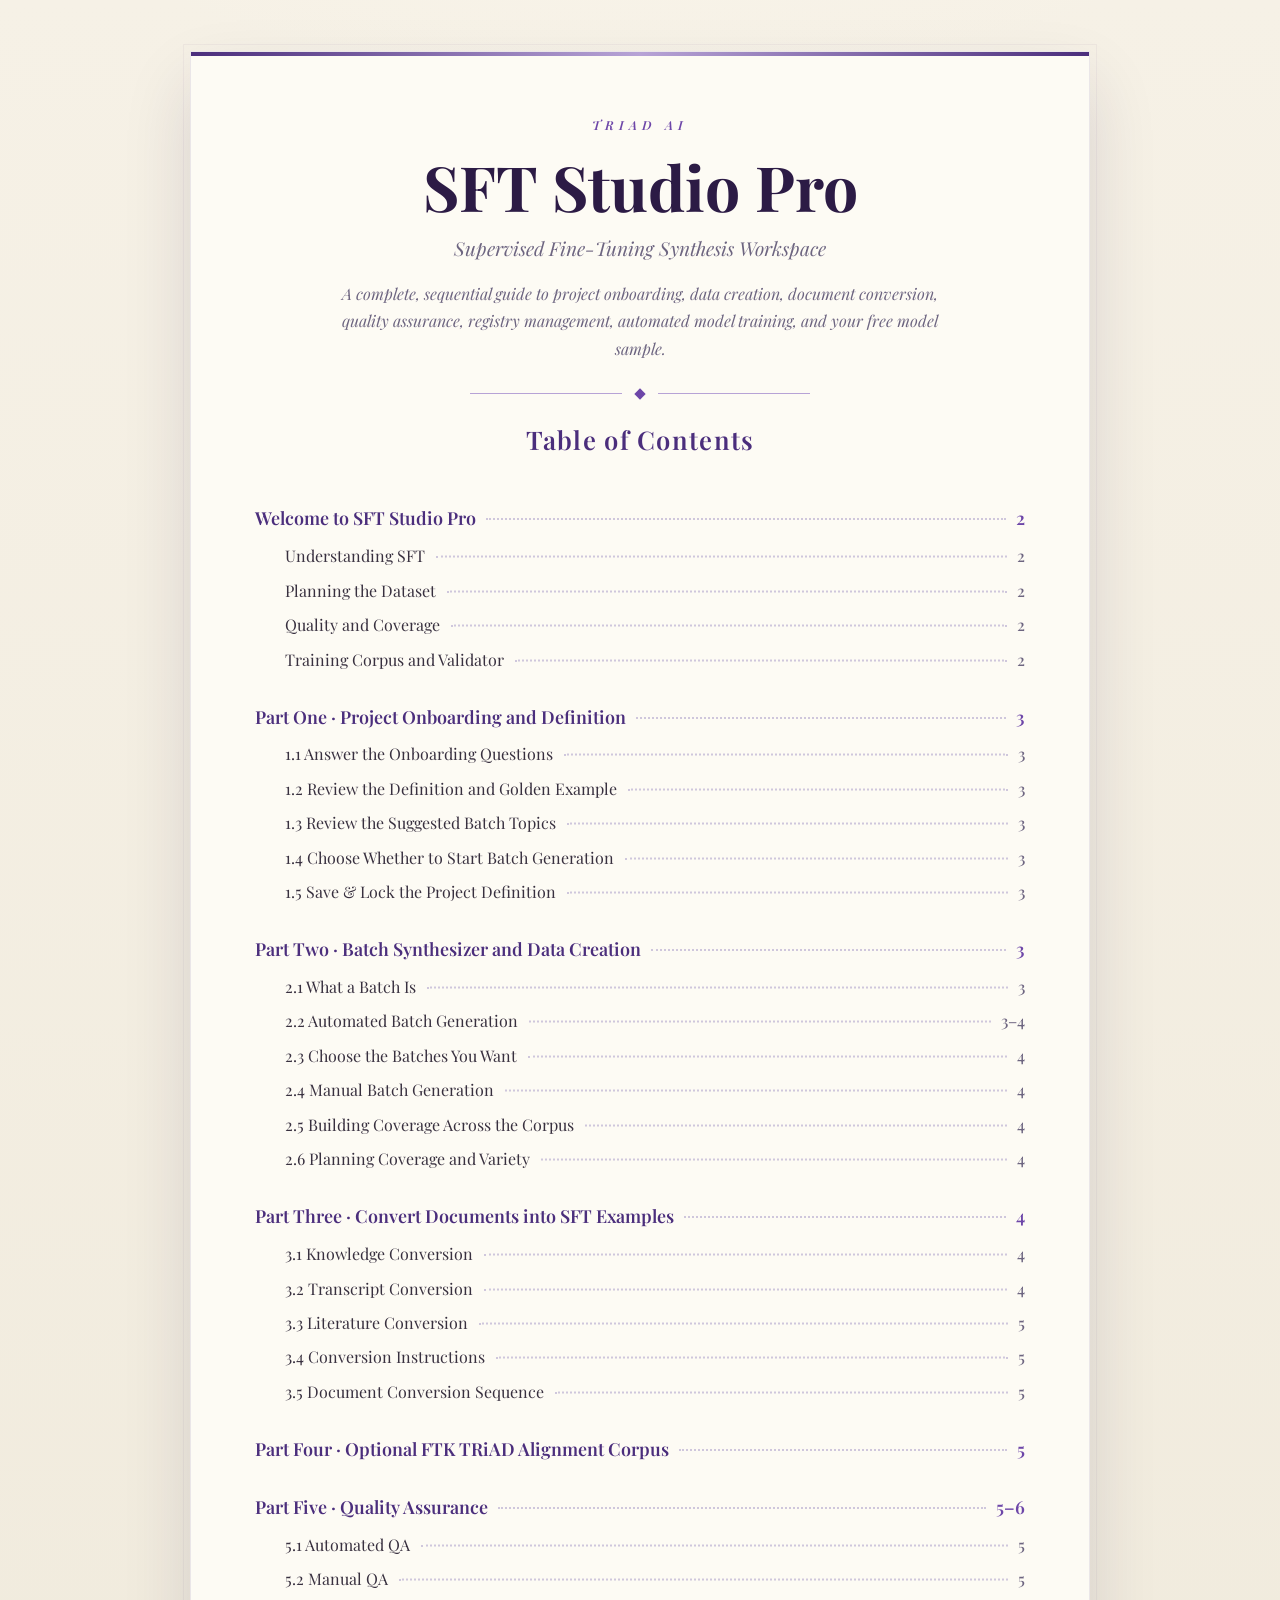
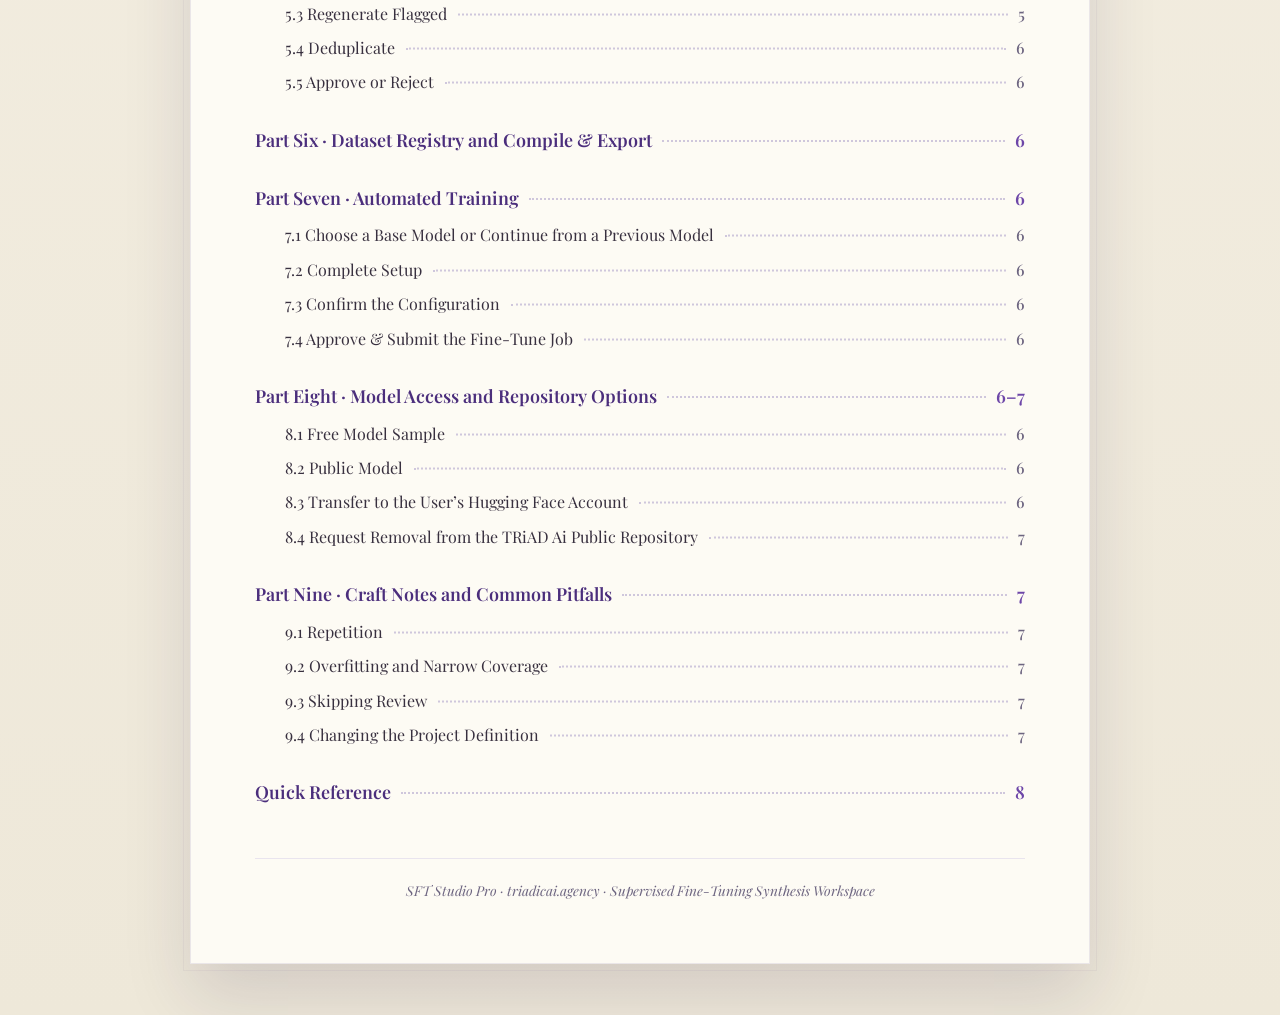
<file: index.html>
<!DOCTYPE html>
<html lang="en">
<head>
  <meta charset="UTF-8" />
  <meta name="viewport" content="width=device-width, initial-scale=1.0" />
  <title>SFT Studio Pro · User Manual · Table of Contents</title>
  <meta name="description" content="Table of contents for the SFT Studio Pro user manual — Supervised Fine-Tuning Synthesis Workspace." />
  <link rel="preconnect" href="https://fonts.googleapis.com" />
  <link rel="preconnect" href="https://fonts.gstatic.com" crossorigin />
  <link href="https://fonts.googleapis.com/css2?family=Playfair+Display:ital,wght@0,400;0,500;0,600;0,700;1,400;1,500&display=swap" rel="stylesheet" />
  <link rel="stylesheet" href="styles.css" />
</head>
<body>
  <main class="page">

    <header class="masthead">
      <p class="masthead__brand">TRiAD Ai</p>
      <h1 class="masthead__title">SFT Studio Pro</h1>
      <p class="masthead__subtitle">Supervised Fine-Tuning Synthesis Workspace</p>
      <p class="masthead__desc">A complete, sequential guide to project onboarding, data creation, document conversion, quality assurance, registry management, automated model training, and your free model sample.</p>
      <div class="masthead__rule" aria-hidden="true">
        <span class="masthead__line"></span>
        <span class="masthead__diamond"></span>
        <span class="masthead__line"></span>
      </div>
      <p class="masthead__toc">Table of Contents</p>
    </header>

    <nav class="toc" aria-label="Table of contents">
      <ul class="toc__list">

        <li class="toc__group">
          <a class="toc__row toc__row--part" href="welcome.html">
            <span class="toc__title">Welcome to SFT Studio Pro</span>
            <span class="toc__leader" aria-hidden="true"></span>
            <span class="toc__page">2</span>
          </a>
          <ul class="toc__children">
            <li><a class="toc__row toc__row--child" href="welcome.html#understanding-sft"><span class="toc__title">Understanding SFT</span><span class="toc__leader" aria-hidden="true"></span><span class="toc__page">2</span></a></li>
            <li><a class="toc__row toc__row--child" href="welcome.html#planning-the-dataset"><span class="toc__title">Planning the Dataset</span><span class="toc__leader" aria-hidden="true"></span><span class="toc__page">2</span></a></li>
            <li><a class="toc__row toc__row--child" href="welcome.html#quality-and-coverage"><span class="toc__title">Quality and Coverage</span><span class="toc__leader" aria-hidden="true"></span><span class="toc__page">2</span></a></li>
            <li><a class="toc__row toc__row--child" href="welcome.html#training-corpus-and-validator"><span class="toc__title">Training Corpus and Validator</span><span class="toc__leader" aria-hidden="true"></span><span class="toc__page">2</span></a></li>
          </ul>
        </li>

        <li class="toc__group">
          <a class="toc__row toc__row--part" href="part-one-define-the-project.html">
            <span class="toc__title">Part One · Project Onboarding and Definition</span>
            <span class="toc__leader" aria-hidden="true"></span>
            <span class="toc__page">3</span>
          </a>
          <ul class="toc__children">
            <li><a class="toc__row toc__row--child" href="part-one-define-the-project.html#answer-the-onboarding-questions"><span class="toc__title">1.1 Answer the Onboarding Questions</span><span class="toc__leader" aria-hidden="true"></span><span class="toc__page">3</span></a></li>
            <li><a class="toc__row toc__row--child" href="part-one-define-the-project.html#review-the-definition-and-golden-example"><span class="toc__title">1.2 Review the Definition and Golden Example</span><span class="toc__leader" aria-hidden="true"></span><span class="toc__page">3</span></a></li>
            <li><a class="toc__row toc__row--child" href="part-one-define-the-project.html#review-the-suggested-batch-topics"><span class="toc__title">1.3 Review the Suggested Batch Topics</span><span class="toc__leader" aria-hidden="true"></span><span class="toc__page">3</span></a></li>
            <li><a class="toc__row toc__row--child" href="part-one-define-the-project.html#choose-whether-to-start-batch-generation"><span class="toc__title">1.4 Choose Whether to Start Batch Generation</span><span class="toc__leader" aria-hidden="true"></span><span class="toc__page">3</span></a></li>
            <li><a class="toc__row toc__row--child" href="part-one-define-the-project.html#save-and-lock"><span class="toc__title">1.5 Save &amp; Lock the Project Definition</span><span class="toc__leader" aria-hidden="true"></span><span class="toc__page">3</span></a></li>
          </ul>
        </li>

        <li class="toc__group">
          <a class="toc__row toc__row--part" href="part-two-batch-synthesizer.html">
            <span class="toc__title">Part Two · Batch Synthesizer and Data Creation</span>
            <span class="toc__leader" aria-hidden="true"></span>
            <span class="toc__page">3</span>
          </a>
          <ul class="toc__children">
            <li><a class="toc__row toc__row--child" href="part-two-batch-synthesizer.html#what-a-batch-is"><span class="toc__title">2.1 What a Batch Is</span><span class="toc__leader" aria-hidden="true"></span><span class="toc__page">3</span></a></li>
            <li><a class="toc__row toc__row--child" href="part-two-batch-synthesizer.html#ai-guided-batch-generation"><span class="toc__title">2.2 Automated Batch Generation</span><span class="toc__leader" aria-hidden="true"></span><span class="toc__page">3–4</span></a></li>
            <li><a class="toc__row toc__row--child" href="part-two-batch-synthesizer.html#choose-the-batches-you-want"><span class="toc__title">2.3 Choose the Batches You Want</span><span class="toc__leader" aria-hidden="true"></span><span class="toc__page">4</span></a></li>
            <li><a class="toc__row toc__row--child" href="part-two-batch-synthesizer.html#non-guided-batch-generation"><span class="toc__title">2.4 Manual Batch Generation</span><span class="toc__leader" aria-hidden="true"></span><span class="toc__page">4</span></a></li>
            <li><a class="toc__row toc__row--child" href="part-two-batch-synthesizer.html#building-coverage-across-the-corpus"><span class="toc__title">2.5 Building Coverage Across the Corpus</span><span class="toc__leader" aria-hidden="true"></span><span class="toc__page">4</span></a></li>
            <li><a class="toc__row toc__row--child" href="part-two-batch-synthesizer.html#planning-coverage-and-variety"><span class="toc__title">2.6 Planning Coverage and Variety</span><span class="toc__leader" aria-hidden="true"></span><span class="toc__page">4</span></a></li>
          </ul>
        </li>

        <li class="toc__group">
          <a class="toc__row toc__row--part" href="part-three-document-converter.html">
            <span class="toc__title">Part Three · Convert Documents into SFT Examples</span>
            <span class="toc__leader" aria-hidden="true"></span>
            <span class="toc__page">4</span>
          </a>
          <ul class="toc__children">
            <li><a class="toc__row toc__row--child" href="part-three-document-converter.html#knowledge-conversion"><span class="toc__title">3.1 Knowledge Conversion</span><span class="toc__leader" aria-hidden="true"></span><span class="toc__page">4</span></a></li>
            <li><a class="toc__row toc__row--child" href="part-three-document-converter.html#transcript-conversion"><span class="toc__title">3.2 Transcript Conversion</span><span class="toc__leader" aria-hidden="true"></span><span class="toc__page">4</span></a></li>
            <li><a class="toc__row toc__row--child" href="part-three-document-converter.html#literature-conversion"><span class="toc__title">3.3 Literature Conversion</span><span class="toc__leader" aria-hidden="true"></span><span class="toc__page">5</span></a></li>
            <li><a class="toc__row toc__row--child" href="part-three-document-converter.html#conversion-instructions"><span class="toc__title">3.4 Conversion Instructions</span><span class="toc__leader" aria-hidden="true"></span><span class="toc__page">5</span></a></li>
            <li><a class="toc__row toc__row--child" href="part-three-document-converter.html#document-conversion-sequence"><span class="toc__title">3.5 Document Conversion Sequence</span><span class="toc__leader" aria-hidden="true"></span><span class="toc__page">5</span></a></li>
          </ul>
        </li>

        <li class="toc__group">
          <a class="toc__row toc__row--part" href="part-four-ftk-corpus.html">
            <span class="toc__title">Part Four · Optional FTK TRiAD Alignment Corpus</span>
            <span class="toc__leader" aria-hidden="true"></span>
            <span class="toc__page">5</span>
          </a>
        </li>

        <li class="toc__group">
          <a class="toc__row toc__row--part" href="part-five-quality-assurance.html">
            <span class="toc__title">Part Five · Quality Assurance</span>
            <span class="toc__leader" aria-hidden="true"></span>
            <span class="toc__page">5–6</span>
          </a>
          <ul class="toc__children">
            <li><a class="toc__row toc__row--child" href="part-five-quality-assurance.html#automated-qa"><span class="toc__title">5.1 Automated QA</span><span class="toc__leader" aria-hidden="true"></span><span class="toc__page">5</span></a></li>
            <li><a class="toc__row toc__row--child" href="part-five-quality-assurance.html#manual-qa"><span class="toc__title">5.2 Manual QA</span><span class="toc__leader" aria-hidden="true"></span><span class="toc__page">5</span></a></li>
            <li><a class="toc__row toc__row--child" href="part-five-quality-assurance.html#regenerate-flagged"><span class="toc__title">5.3 Regenerate Flagged</span><span class="toc__leader" aria-hidden="true"></span><span class="toc__page">5</span></a></li>
            <li><a class="toc__row toc__row--child" href="part-five-quality-assurance.html#deduplicate"><span class="toc__title">5.4 Deduplicate</span><span class="toc__leader" aria-hidden="true"></span><span class="toc__page">6</span></a></li>
            <li><a class="toc__row toc__row--child" href="part-five-quality-assurance.html#approve-or-reject"><span class="toc__title">5.5 Approve or Reject</span><span class="toc__leader" aria-hidden="true"></span><span class="toc__page">6</span></a></li>
          </ul>
        </li>

        <li class="toc__group">
          <a class="toc__row toc__row--part" href="part-six-batch-registry.html">
            <span class="toc__title">Part Six · Dataset Registry and Compile &amp; Export</span>
            <span class="toc__leader" aria-hidden="true"></span>
            <span class="toc__page">6</span>
          </a>
        </li>

        <li class="toc__group">
          <a class="toc__row toc__row--part" href="part-seven-automated-training.html">
            <span class="toc__title">Part Seven · Automated Training</span>
            <span class="toc__leader" aria-hidden="true"></span>
            <span class="toc__page">6</span>
          </a>
          <ul class="toc__children">
            <li><a class="toc__row toc__row--child" href="part-seven-automated-training.html#choose-a-base-model"><span class="toc__title">7.1 Choose a Base Model or Continue from a Previous Model</span><span class="toc__leader" aria-hidden="true"></span><span class="toc__page">6</span></a></li>
            <li><a class="toc__row toc__row--child" href="part-seven-automated-training.html#complete-setup"><span class="toc__title">7.2 Complete Setup</span><span class="toc__leader" aria-hidden="true"></span><span class="toc__page">6</span></a></li>
            <li><a class="toc__row toc__row--child" href="part-seven-automated-training.html#confirm-the-configuration"><span class="toc__title">7.3 Confirm the Configuration</span><span class="toc__leader" aria-hidden="true"></span><span class="toc__page">6</span></a></li>
            <li><a class="toc__row toc__row--child" href="part-seven-automated-training.html#submit-the-training-run"><span class="toc__title">7.4 Approve &amp; Submit the Fine-Tune Job</span><span class="toc__leader" aria-hidden="true"></span><span class="toc__page">6</span></a></li>
          </ul>
        </li>

        <li class="toc__group">
          <a class="toc__row toc__row--part" href="part-eight-model-access.html">
            <span class="toc__title">Part Eight · Model Access and Repository Options</span>
            <span class="toc__leader" aria-hidden="true"></span>
            <span class="toc__page">6–7</span>
          </a>
          <ul class="toc__children">
            <li><a class="toc__row toc__row--child" href="part-eight-model-access.html#free-model-sample"><span class="toc__title">8.1 Free Model Sample</span><span class="toc__leader" aria-hidden="true"></span><span class="toc__page">6</span></a></li>
            <li><a class="toc__row toc__row--child" href="part-eight-model-access.html#public-model"><span class="toc__title">8.2 Public Model</span><span class="toc__leader" aria-hidden="true"></span><span class="toc__page">6</span></a></li>
            <li><a class="toc__row toc__row--child" href="part-eight-model-access.html#transfer-to-hugging-face"><span class="toc__title">8.3 Transfer to the User’s Hugging Face Account</span><span class="toc__leader" aria-hidden="true"></span><span class="toc__page">6</span></a></li>
            <li><a class="toc__row toc__row--child" href="part-eight-model-access.html#request-removal"><span class="toc__title">8.4 Request Removal from the TRiAD Ai Public Repository</span><span class="toc__leader" aria-hidden="true"></span><span class="toc__page">7</span></a></li>
          </ul>
        </li>

        <li class="toc__group">
          <a class="toc__row toc__row--part" href="part-nine-craft-notes.html">
            <span class="toc__title">Part Nine · Craft Notes and Common Pitfalls</span>
            <span class="toc__leader" aria-hidden="true"></span>
            <span class="toc__page">7</span>
          </a>
          <ul class="toc__children">
            <li><a class="toc__row toc__row--child" href="part-nine-craft-notes.html#repetition"><span class="toc__title">9.1 Repetition</span><span class="toc__leader" aria-hidden="true"></span><span class="toc__page">7</span></a></li>
            <li><a class="toc__row toc__row--child" href="part-nine-craft-notes.html#overfitting-and-narrow-coverage"><span class="toc__title">9.2 Overfitting and Narrow Coverage</span><span class="toc__leader" aria-hidden="true"></span><span class="toc__page">7</span></a></li>
            <li><a class="toc__row toc__row--child" href="part-nine-craft-notes.html#skipping-review"><span class="toc__title">9.3 Skipping Review</span><span class="toc__leader" aria-hidden="true"></span><span class="toc__page">7</span></a></li>
            <li><a class="toc__row toc__row--child" href="part-nine-craft-notes.html#changing-the-project-definition"><span class="toc__title">9.4 Changing the Project Definition</span><span class="toc__leader" aria-hidden="true"></span><span class="toc__page">7</span></a></li>
          </ul>
        </li>

        <li class="toc__group">
          <a class="toc__row toc__row--part" href="quick-reference.html">
            <span class="toc__title">Quick Reference</span>
            <span class="toc__leader" aria-hidden="true"></span>
            <span class="toc__page">8</span>
          </a>
        </li>

      </ul>
    </nav>

    <footer class="colophon">
      <p>SFT Studio Pro · triadicai.agency · Supervised Fine-Tuning Synthesis Workspace</p>
    </footer>

  </main>
</body>
</html>
</file>
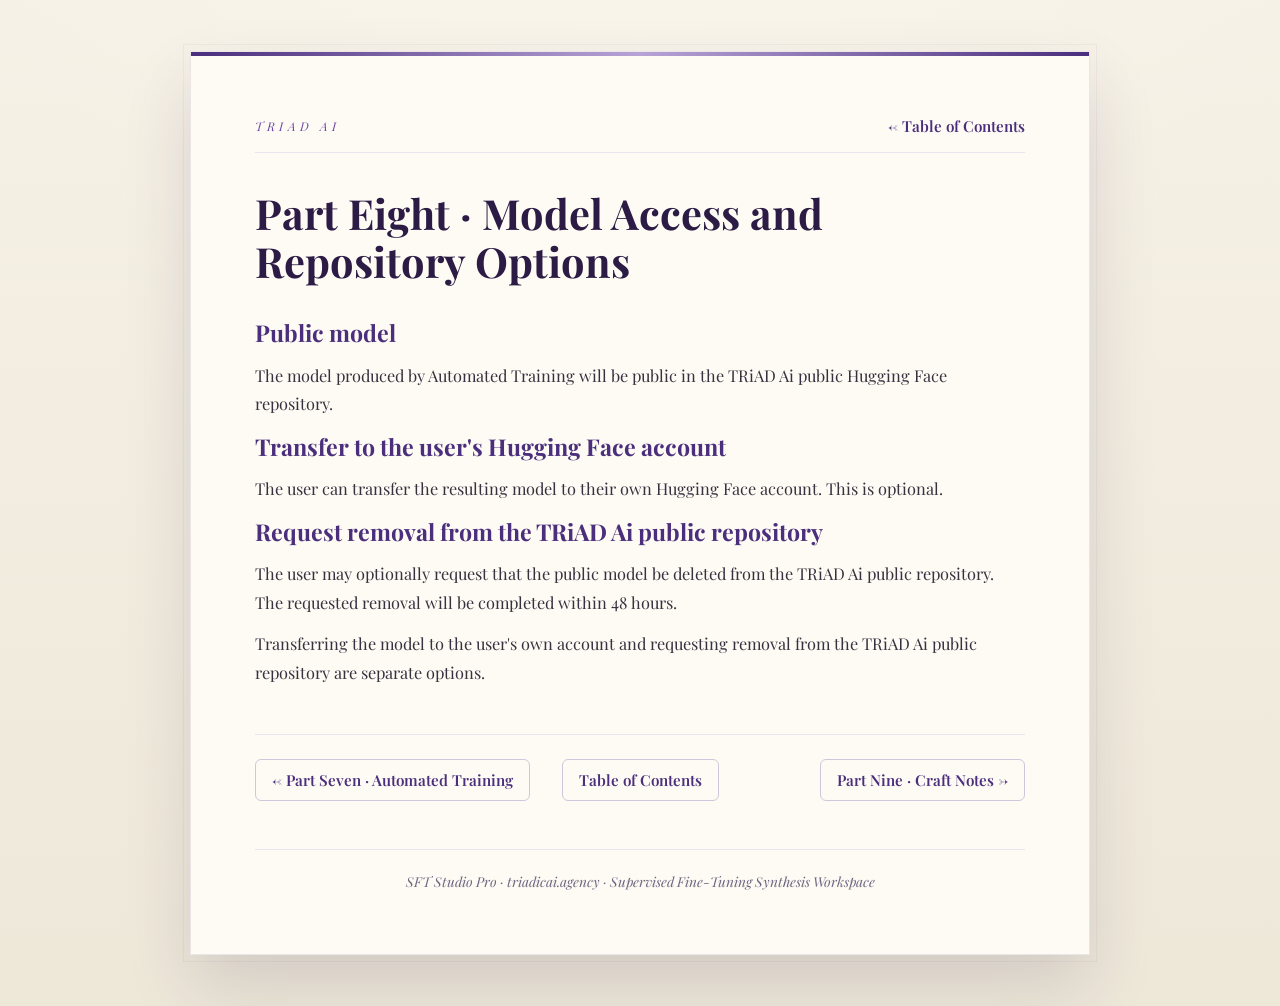
<file: part-eight-model-access.html>
<!DOCTYPE html>
<html lang="en">
<head>
  <meta charset="UTF-8" />
  <meta name="viewport" content="width=device-width, initial-scale=1.0" />
  <title>Part Eight · Model Access and Repository Options · SFT Studio Pro User Manual</title>
  <link rel="preconnect" href="https://fonts.googleapis.com" />
  <link rel="preconnect" href="https://fonts.gstatic.com" crossorigin />
  <link href="https://fonts.googleapis.com/css2?family=Playfair+Display:ital,wght@0,400;0,500;0,600;0,700;1,400;1,500&display=swap" rel="stylesheet" />
  <link rel="stylesheet" href="styles.css" />
</head>
<body>
  <main class="page">

    <div class="topline">
      <span class="topline__brand">TRiAD Ai</span>
      <a href="index.html">← Table of Contents</a>
    </div>

    <header class="doc-head">
      <h1>Part Eight · Model Access and Repository Options</h1>
    </header>

    <article class="doc">

      <section class="doc__section" id="public-model">
        <h2>Public model</h2>
        <p>The model produced by Automated Training will be public in the TRiAD Ai public Hugging Face repository.</p>
      </section>

      <section class="doc__section" id="transfer-to-hugging-face">
        <h2>Transfer to the user's Hugging Face account</h2>
        <p>The user can transfer the resulting model to their own Hugging Face account. This is optional.</p>
      </section>

      <section class="doc__section" id="request-removal">
        <h2>Request removal from the TRiAD Ai public repository</h2>
        <p>The user may optionally request that the public model be deleted from the TRiAD Ai public repository. The requested removal will be completed within 48 hours.</p>
        <p>Transferring the model to the user's own account and requesting removal from the TRiAD Ai public repository are separate options.</p>
      </section>

    </article>

    <nav class="pagenav" aria-label="Section navigation">
      <span><a href="part-seven-automated-training.html">← Part Seven · Automated Training</a></span>
      <span class="pagenav__toc"><a href="index.html">Table of Contents</a></span>
      <span class="pagenav__next"><a href="part-nine-craft-notes.html">Part Nine · Craft Notes →</a></span>
    </nav>

    <footer class="colophon">
      <p>SFT Studio Pro · triadicai.agency · Supervised Fine-Tuning Synthesis Workspace</p>
    </footer>

  </main>
</body>
</html>
</file>
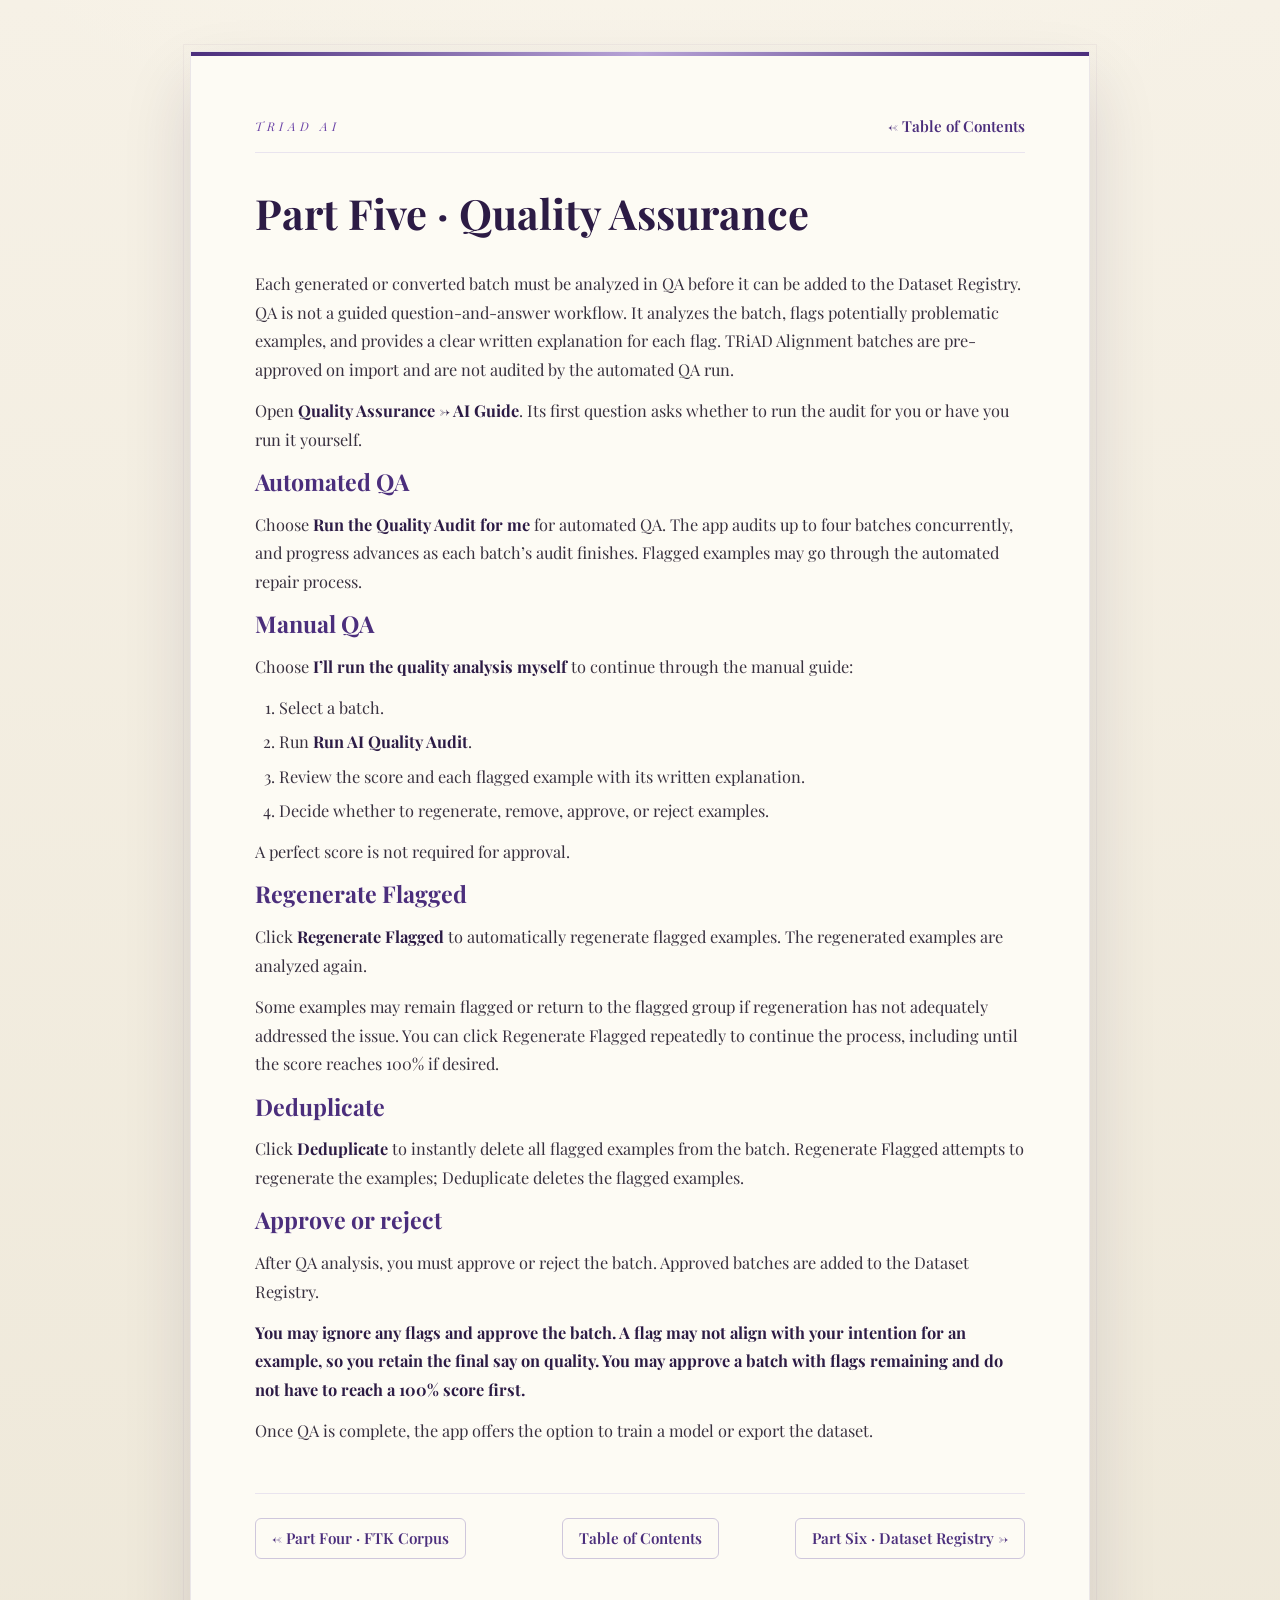
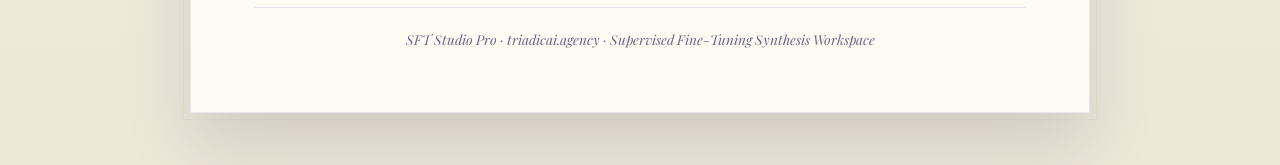
<file: part-five-quality-assurance.html>
<!DOCTYPE html>
<html lang="en">
<head>
  <meta charset="UTF-8" />
  <meta name="viewport" content="width=device-width, initial-scale=1.0" />
  <title>Part Five · Quality Assurance · SFT Studio Pro User Manual</title>
  <link rel="preconnect" href="https://fonts.googleapis.com" />
  <link rel="preconnect" href="https://fonts.gstatic.com" crossorigin />
  <link href="https://fonts.googleapis.com/css2?family=Playfair+Display:ital,wght@0,400;0,500;0,600;0,700;1,400;1,500&display=swap" rel="stylesheet" />
  <link rel="stylesheet" href="styles.css" />
</head>
<body>
  <main class="page">

    <div class="topline">
      <span class="topline__brand">TRiAD Ai</span>
      <a href="index.html">← Table of Contents</a>
    </div>

    <header class="doc-head">
      <h1>Part Five · Quality Assurance</h1>
    </header>

    <article class="doc">

      <p>Each generated or converted batch must be analyzed in QA before it can be added to the Dataset Registry. QA is not a guided question-and-answer workflow. It analyzes the batch, flags potentially problematic examples, and provides a clear written explanation for each flag. TRiAD Alignment batches are pre-approved on import and are not audited by the automated QA run.</p>

      <p>Open <strong>Quality Assurance → AI Guide</strong>. Its first question asks whether to run the audit for you or have you run it yourself.</p>

      <section class="doc__section" id="automated-qa">
        <h2>Automated QA</h2>
        <p>Choose <strong>Run the Quality Audit for me</strong> for automated QA. The app audits up to four batches concurrently, and progress advances as each batch&rsquo;s audit finishes. Flagged examples may go through the automated repair process.</p>
      </section>

      <section class="doc__section" id="manual-qa">
        <h2>Manual QA</h2>
        <p>Choose <strong>I&rsquo;ll run the quality analysis myself</strong> to continue through the manual guide:</p>
        <ol>
          <li>Select a batch.</li>
          <li>Run <strong>Run AI Quality Audit</strong>.</li>
          <li>Review the score and each flagged example with its written explanation.</li>
          <li>Decide whether to regenerate, remove, approve, or reject examples.</li>
        </ol>
        <p>A perfect score is not required for approval.</p>
      </section>

      <section class="doc__section" id="regenerate-flagged">
        <h2>Regenerate Flagged</h2>
        <p>Click <strong>Regenerate Flagged</strong> to automatically regenerate flagged examples. The regenerated examples are analyzed again.</p>
        <p>Some examples may remain flagged or return to the flagged group if regeneration has not adequately addressed the issue. You can click Regenerate Flagged repeatedly to continue the process, including until the score reaches 100% if desired.</p>
      </section>

      <section class="doc__section" id="deduplicate">
        <h2>Deduplicate</h2>
        <p>Click <strong>Deduplicate</strong> to instantly delete all flagged examples from the batch. Regenerate Flagged attempts to regenerate the examples; Deduplicate deletes the flagged examples.</p>
      </section>

      <section class="doc__section" id="approve-or-reject">
        <h2>Approve or reject</h2>
        <p>After QA analysis, you must approve or reject the batch. Approved batches are added to the Dataset Registry.</p>
        <p><strong>You may ignore any flags and approve the batch. A flag may not align with your intention for an example, so you retain the final say on quality. You may approve a batch with flags remaining and do not have to reach a 100% score first.</strong></p>
        <p>Once QA is complete, the app offers the option to train a model or export the dataset.</p>
      </section>

    </article>

    <nav class="pagenav" aria-label="Section navigation">
      <span><a href="part-four-ftk-corpus.html">← Part Four · FTK Corpus</a></span>
      <span class="pagenav__toc"><a href="index.html">Table of Contents</a></span>
      <span class="pagenav__next"><a href="part-six-batch-registry.html">Part Six · Dataset Registry →</a></span>
    </nav>

    <footer class="colophon">
      <p>SFT Studio Pro · triadicai.agency · Supervised Fine-Tuning Synthesis Workspace</p>
    </footer>

  </main>
</body>
</html>
</file>
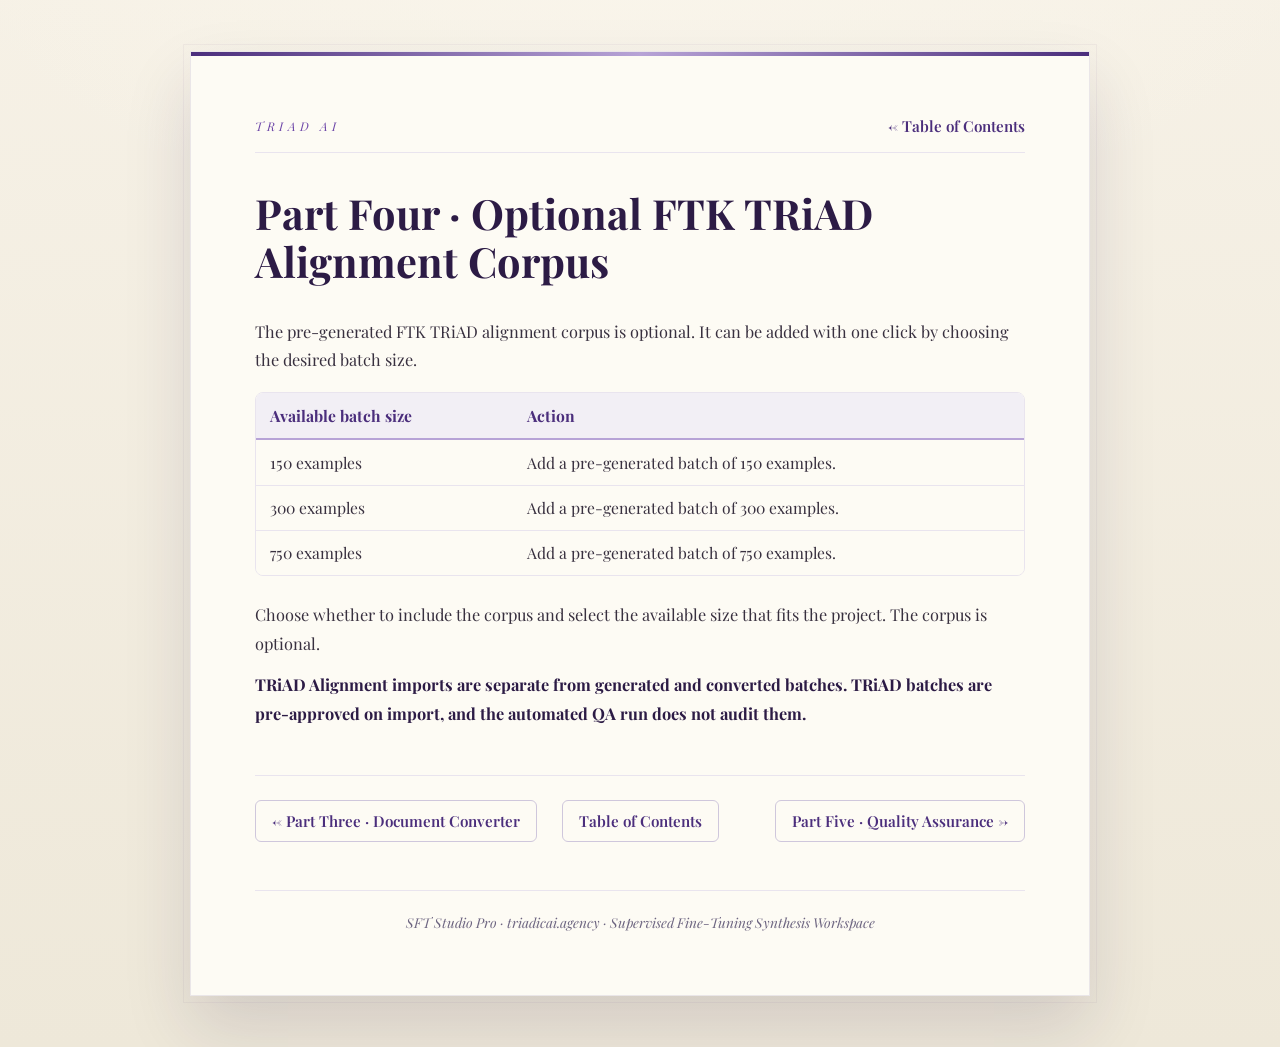
<file: part-four-ftk-corpus.html>
<!DOCTYPE html>
<html lang="en">
<head>
  <meta charset="UTF-8" />
  <meta name="viewport" content="width=device-width, initial-scale=1.0" />
  <title>Part Four · Optional FTK TRiAD Alignment Corpus · SFT Studio Pro User Manual</title>
  <link rel="preconnect" href="https://fonts.googleapis.com" />
  <link rel="preconnect" href="https://fonts.gstatic.com" crossorigin />
  <link href="https://fonts.googleapis.com/css2?family=Playfair+Display:ital,wght@0,400;0,500;0,600;0,700;1,400;1,500&display=swap" rel="stylesheet" />
  <link rel="stylesheet" href="styles.css" />
</head>
<body>
  <main class="page">

    <div class="topline">
      <span class="topline__brand">TRiAD Ai</span>
      <a href="index.html">← Table of Contents</a>
    </div>

    <header class="doc-head">
      <h1>Part Four · Optional FTK TRiAD Alignment Corpus</h1>
    </header>

    <article class="doc">

      <p>The pre-generated FTK TRiAD alignment corpus is optional. It can be added with one click by choosing the desired batch size.</p>

      <div class="table-scroll">
        <table>
          <thead>
            <tr>
              <th>Available batch size</th>
              <th>Action</th>
            </tr>
          </thead>
          <tbody>
            <tr>
              <td>150 examples</td>
              <td>Add a pre-generated batch of 150 examples.</td>
            </tr>
            <tr>
              <td>300 examples</td>
              <td>Add a pre-generated batch of 300 examples.</td>
            </tr>
            <tr>
              <td>750 examples</td>
              <td>Add a pre-generated batch of 750 examples.</td>
            </tr>
          </tbody>
        </table>
      </div>

      <p>Choose whether to include the corpus and select the available size that fits the project. The corpus is optional.</p>

      <p><strong>TRiAD Alignment imports are separate from generated and converted batches. TRiAD batches are pre-approved on import, and the automated QA run does not audit them.</strong></p>

    </article>

    <nav class="pagenav" aria-label="Section navigation">
      <span><a href="part-three-document-converter.html">← Part Three · Document Converter</a></span>
      <span class="pagenav__toc"><a href="index.html">Table of Contents</a></span>
      <span class="pagenav__next"><a href="part-five-quality-assurance.html">Part Five · Quality Assurance →</a></span>
    </nav>

    <footer class="colophon">
      <p>SFT Studio Pro · triadicai.agency · Supervised Fine-Tuning Synthesis Workspace</p>
    </footer>

  </main>
</body>
</html>
</file>
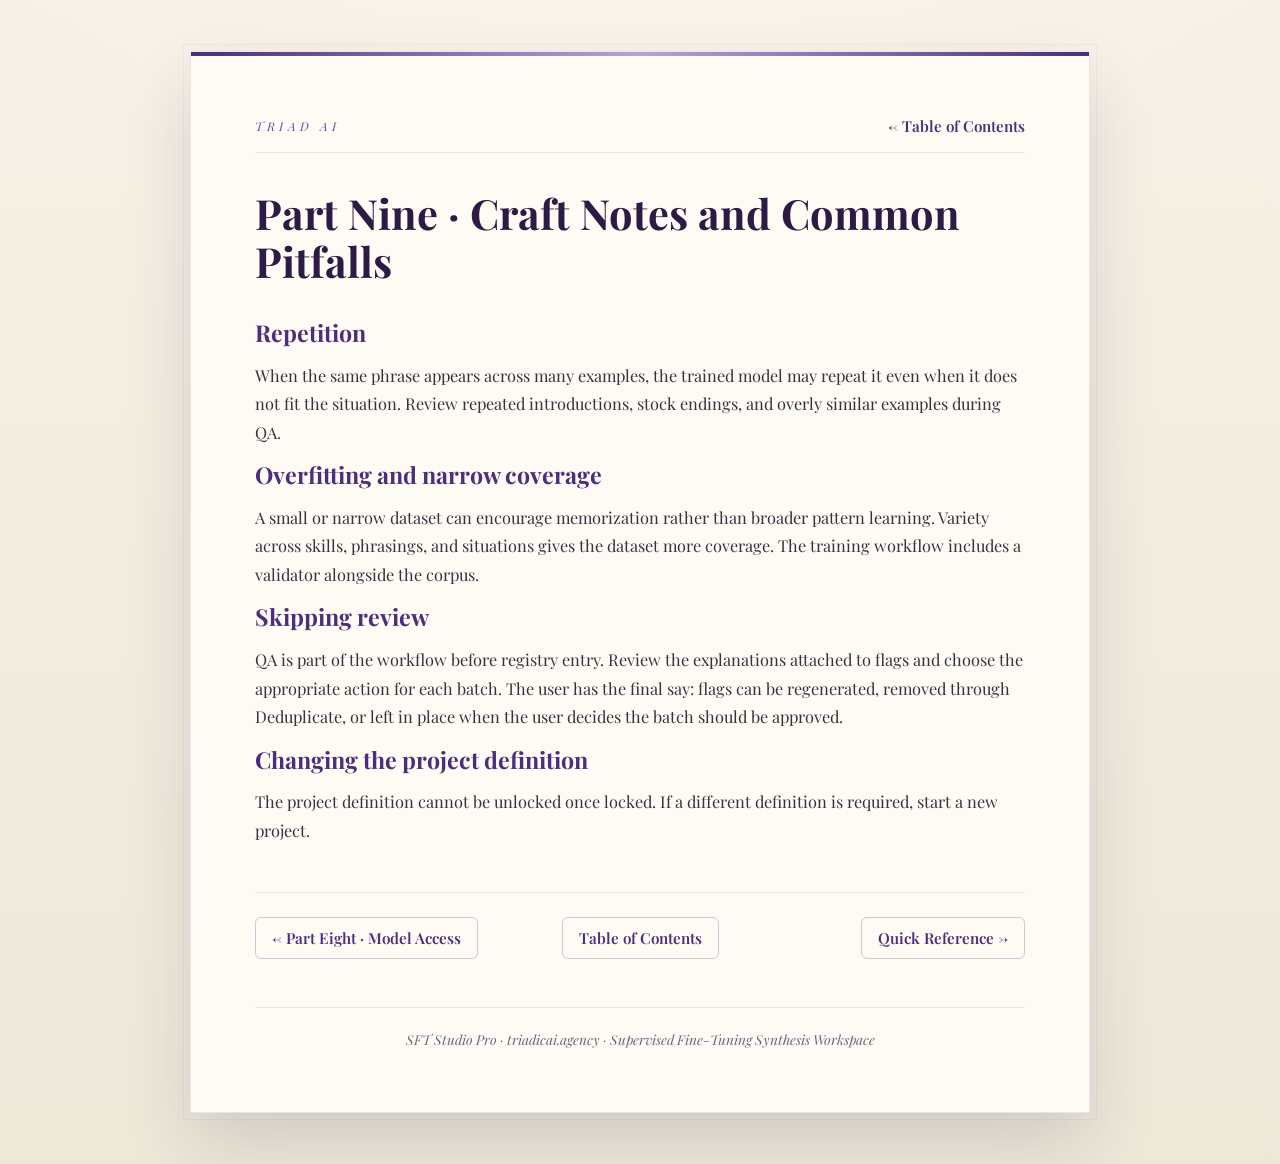
<file: part-nine-craft-notes.html>
<!DOCTYPE html>
<html lang="en">
<head>
  <meta charset="UTF-8" />
  <meta name="viewport" content="width=device-width, initial-scale=1.0" />
  <title>Part Nine · Craft Notes and Common Pitfalls · SFT Studio Pro User Manual</title>
  <link rel="preconnect" href="https://fonts.googleapis.com" />
  <link rel="preconnect" href="https://fonts.gstatic.com" crossorigin />
  <link href="https://fonts.googleapis.com/css2?family=Playfair+Display:ital,wght@0,400;0,500;0,600;0,700;1,400;1,500&display=swap" rel="stylesheet" />
  <link rel="stylesheet" href="styles.css" />
</head>
<body>
  <main class="page">

    <div class="topline">
      <span class="topline__brand">TRiAD Ai</span>
      <a href="index.html">← Table of Contents</a>
    </div>

    <header class="doc-head">
      <h1>Part Nine · Craft Notes and Common Pitfalls</h1>
    </header>

    <article class="doc">

      <section class="doc__section" id="repetition">
        <h2>Repetition</h2>
        <p>When the same phrase appears across many examples, the trained model may repeat it even when it does not fit the situation. Review repeated introductions, stock endings, and overly similar examples during QA.</p>
      </section>

      <section class="doc__section" id="overfitting-and-narrow-coverage">
        <h2>Overfitting and narrow coverage</h2>
        <p>A small or narrow dataset can encourage memorization rather than broader pattern learning. Variety across skills, phrasings, and situations gives the dataset more coverage. The training workflow includes a validator alongside the corpus.</p>
      </section>

      <section class="doc__section" id="skipping-review">
        <h2>Skipping review</h2>
        <p>QA is part of the workflow before registry entry. Review the explanations attached to flags and choose the appropriate action for each batch. The user has the final say: flags can be regenerated, removed through Deduplicate, or left in place when the user decides the batch should be approved.</p>
      </section>

      <section class="doc__section" id="changing-the-project-definition">
        <h2>Changing the project definition</h2>
        <p>The project definition cannot be unlocked once locked. If a different definition is required, start a new project.</p>
      </section>

    </article>

    <nav class="pagenav" aria-label="Section navigation">
      <span><a href="part-eight-model-access.html">← Part Eight · Model Access</a></span>
      <span class="pagenav__toc"><a href="index.html">Table of Contents</a></span>
      <span class="pagenav__next"><a href="quick-reference.html">Quick Reference →</a></span>
    </nav>

    <footer class="colophon">
      <p>SFT Studio Pro · triadicai.agency · Supervised Fine-Tuning Synthesis Workspace</p>
    </footer>

  </main>
</body>
</html>
</file>
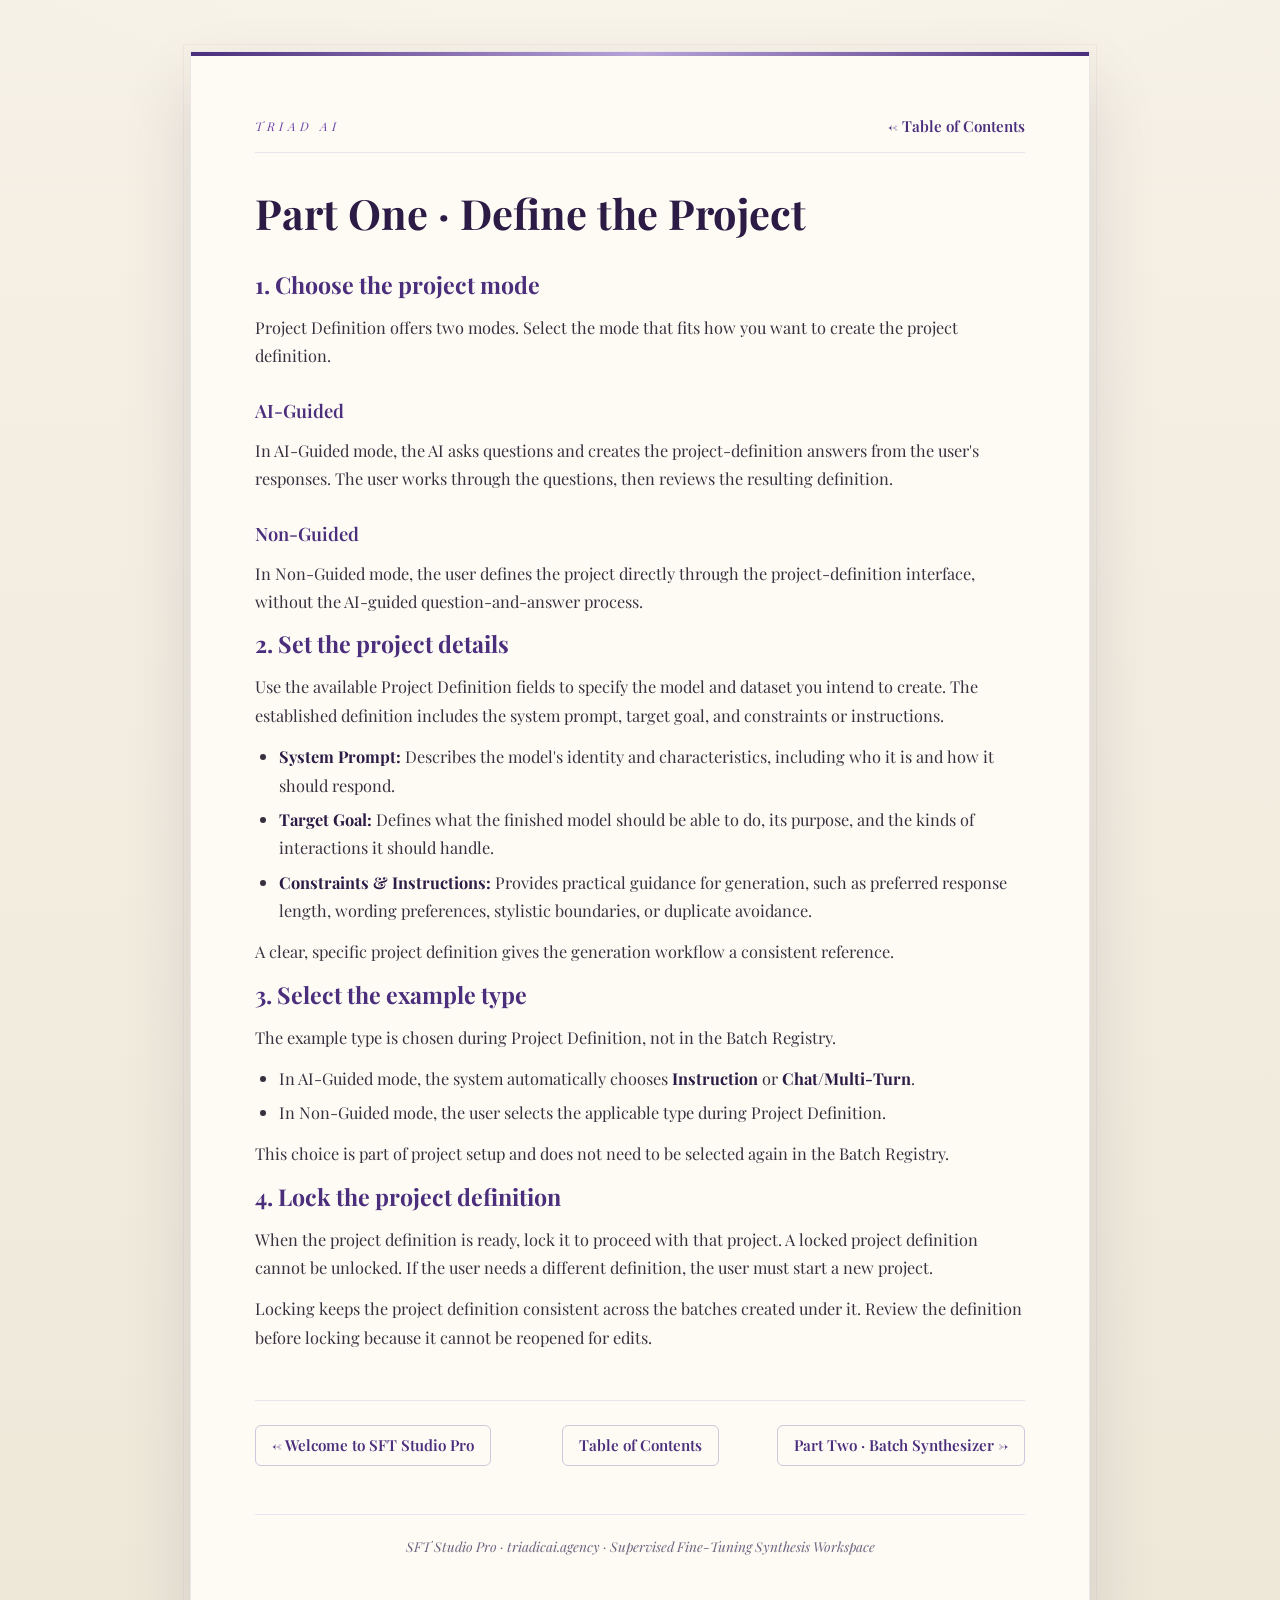
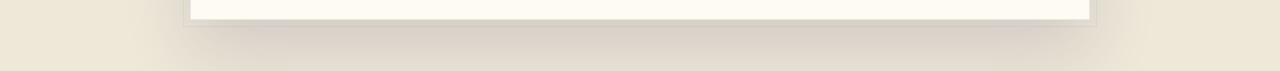
<file: part-one-define-the-project.html>
<!DOCTYPE html>
<html lang="en">
<head>
  <meta charset="UTF-8" />
  <meta name="viewport" content="width=device-width, initial-scale=1.0" />
  <title>Part One · Define the Project · SFT Studio Pro User Manual</title>
  <link rel="preconnect" href="https://fonts.googleapis.com" />
  <link rel="preconnect" href="https://fonts.gstatic.com" crossorigin />
  <link href="https://fonts.googleapis.com/css2?family=Playfair+Display:ital,wght@0,400;0,500;0,600;0,700;1,400;1,500&display=swap" rel="stylesheet" />
  <link rel="stylesheet" href="styles.css" />
</head>
<body>
  <main class="page">

    <div class="topline">
      <span class="topline__brand">TRiAD Ai</span>
      <a href="index.html">← Table of Contents</a>
    </div>

    <header class="doc-head">
      <h1>Part One · Define the Project</h1>
    </header>

    <article class="doc">

      <section class="doc__section" id="choose-the-project-mode">
        <h2>1. Choose the project mode</h2>
        <p>Project Definition offers two modes. Select the mode that fits how you want to create the project definition.</p>

        <h3>AI-Guided</h3>
        <p>In AI-Guided mode, the AI asks questions and creates the project-definition answers from the user's responses. The user works through the questions, then reviews the resulting definition.</p>

        <h3>Non-Guided</h3>
        <p>In Non-Guided mode, the user defines the project directly through the project-definition interface, without the AI-guided question-and-answer process.</p>
      </section>

      <section class="doc__section" id="set-the-project-details">
        <h2>2. Set the project details</h2>
        <p>Use the available Project Definition fields to specify the model and dataset you intend to create. The established definition includes the system prompt, target goal, and constraints or instructions.</p>
        <ul>
          <li><strong>System Prompt:</strong> Describes the model's identity and characteristics, including who it is and how it should respond.</li>
          <li><strong>Target Goal:</strong> Defines what the finished model should be able to do, its purpose, and the kinds of interactions it should handle.</li>
          <li><strong>Constraints &amp; Instructions:</strong> Provides practical guidance for generation, such as preferred response length, wording preferences, stylistic boundaries, or duplicate avoidance.</li>
        </ul>
        <p>A clear, specific project definition gives the generation workflow a consistent reference.</p>
      </section>

      <section class="doc__section" id="select-the-example-type">
        <h2>3. Select the example type</h2>
        <p>The example type is chosen during Project Definition, not in the Batch Registry.</p>
        <ul>
          <li>In AI-Guided mode, the system automatically chooses <strong>Instruction</strong> or <strong>Chat/Multi-Turn</strong>.</li>
          <li>In Non-Guided mode, the user selects the applicable type during Project Definition.</li>
        </ul>
        <p>This choice is part of project setup and does not need to be selected again in the Batch Registry.</p>
      </section>

      <section class="doc__section" id="lock-the-project-definition">
        <h2>4. Lock the project definition</h2>
        <p>When the project definition is ready, lock it to proceed with that project. A locked project definition cannot be unlocked. If the user needs a different definition, the user must start a new project.</p>
        <p>Locking keeps the project definition consistent across the batches created under it. Review the definition before locking because it cannot be reopened for edits.</p>
      </section>

    </article>

    <nav class="pagenav" aria-label="Section navigation">
      <span><a href="welcome.html">← Welcome to SFT Studio Pro</a></span>
      <span class="pagenav__toc"><a href="index.html">Table of Contents</a></span>
      <span class="pagenav__next"><a href="part-two-batch-synthesizer.html">Part Two · Batch Synthesizer →</a></span>
    </nav>

    <footer class="colophon">
      <p>SFT Studio Pro · triadicai.agency · Supervised Fine-Tuning Synthesis Workspace</p>
    </footer>

  </main>
</body>
</html>
</file>
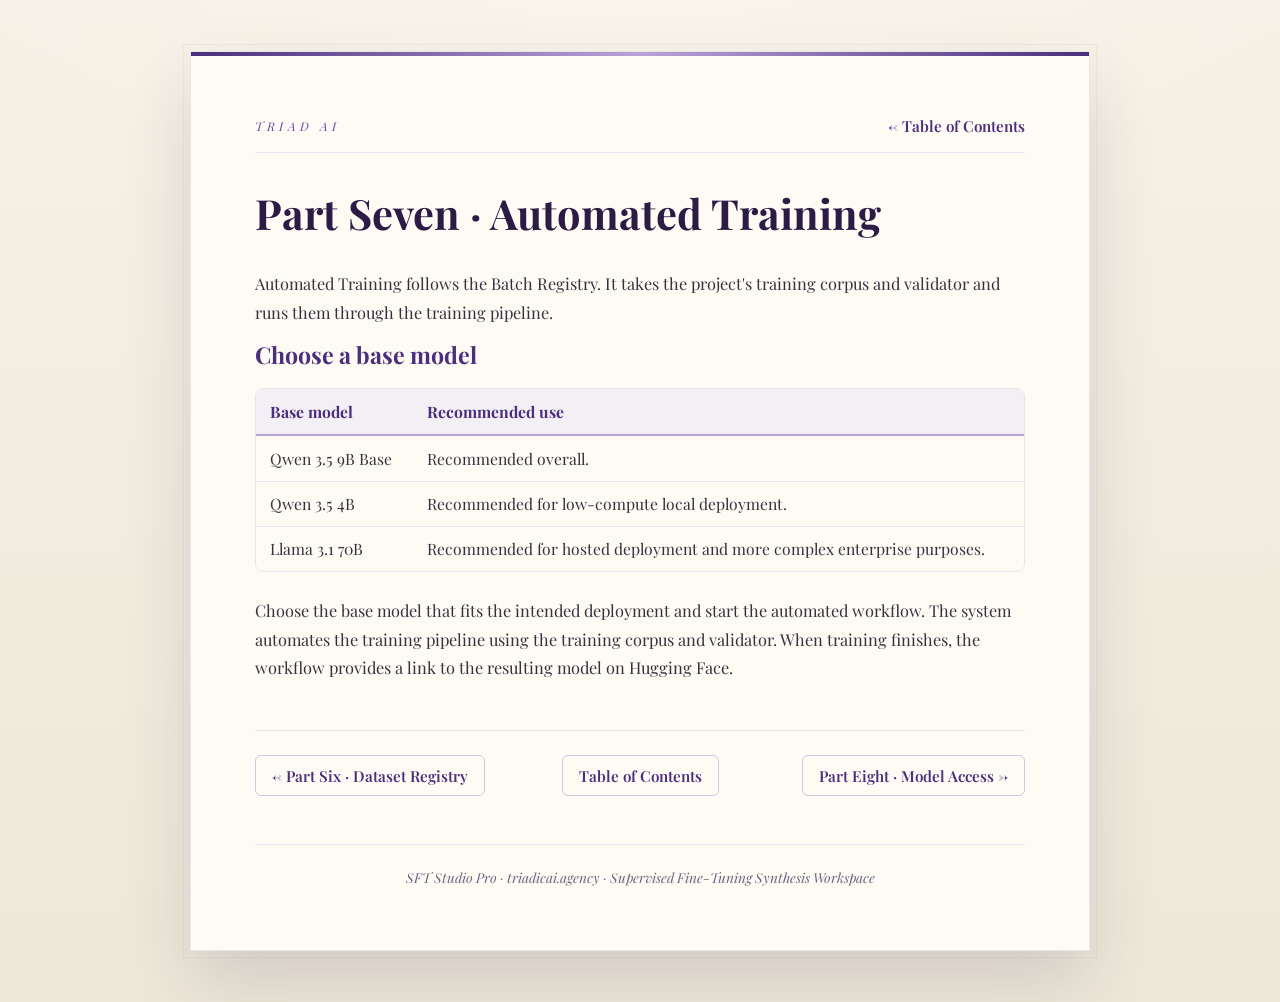
<file: part-seven-automated-training.html>
<!DOCTYPE html>
<html lang="en">
<head>
  <meta charset="UTF-8" />
  <meta name="viewport" content="width=device-width, initial-scale=1.0" />
  <title>Part Seven · Automated Training · SFT Studio Pro User Manual</title>
  <link rel="preconnect" href="https://fonts.googleapis.com" />
  <link rel="preconnect" href="https://fonts.gstatic.com" crossorigin />
  <link href="https://fonts.googleapis.com/css2?family=Playfair+Display:ital,wght@0,400;0,500;0,600;0,700;1,400;1,500&display=swap" rel="stylesheet" />
  <link rel="stylesheet" href="styles.css" />
</head>
<body>
  <main class="page">

    <div class="topline">
      <span class="topline__brand">TRiAD Ai</span>
      <a href="index.html">← Table of Contents</a>
    </div>

    <header class="doc-head">
      <h1>Part Seven · Automated Training</h1>
    </header>

    <article class="doc">

      <p>Automated Training follows the Batch Registry. It takes the project's training corpus and validator and runs them through the training pipeline.</p>

      <section class="doc__section" id="choose-a-base-model">
        <h2>Choose a base model</h2>
        <div class="table-scroll">
          <table>
            <thead>
              <tr>
                <th>Base model</th>
                <th>Recommended use</th>
              </tr>
            </thead>
            <tbody>
              <tr>
                <td>Qwen 3.5 9B Base</td>
                <td>Recommended overall.</td>
              </tr>
              <tr>
                <td>Qwen 3.5 4B</td>
                <td>Recommended for low-compute local deployment.</td>
              </tr>
              <tr>
                <td>Llama 3.1 70B</td>
                <td>Recommended for hosted deployment and more complex enterprise purposes.</td>
              </tr>
            </tbody>
          </table>
        </div>
        <p>Choose the base model that fits the intended deployment and start the automated workflow. The system automates the training pipeline using the training corpus and validator. When training finishes, the workflow provides a link to the resulting model on Hugging Face.</p>
      </section>

    </article>

    <nav class="pagenav" aria-label="Section navigation">
      <span><a href="part-six-batch-registry.html">← Part Six · Dataset Registry</a></span>
      <span class="pagenav__toc"><a href="index.html">Table of Contents</a></span>
      <span class="pagenav__next"><a href="part-eight-model-access.html">Part Eight · Model Access →</a></span>
    </nav>

    <footer class="colophon">
      <p>SFT Studio Pro · triadicai.agency · Supervised Fine-Tuning Synthesis Workspace</p>
    </footer>

  </main>
</body>
</html>
</file>
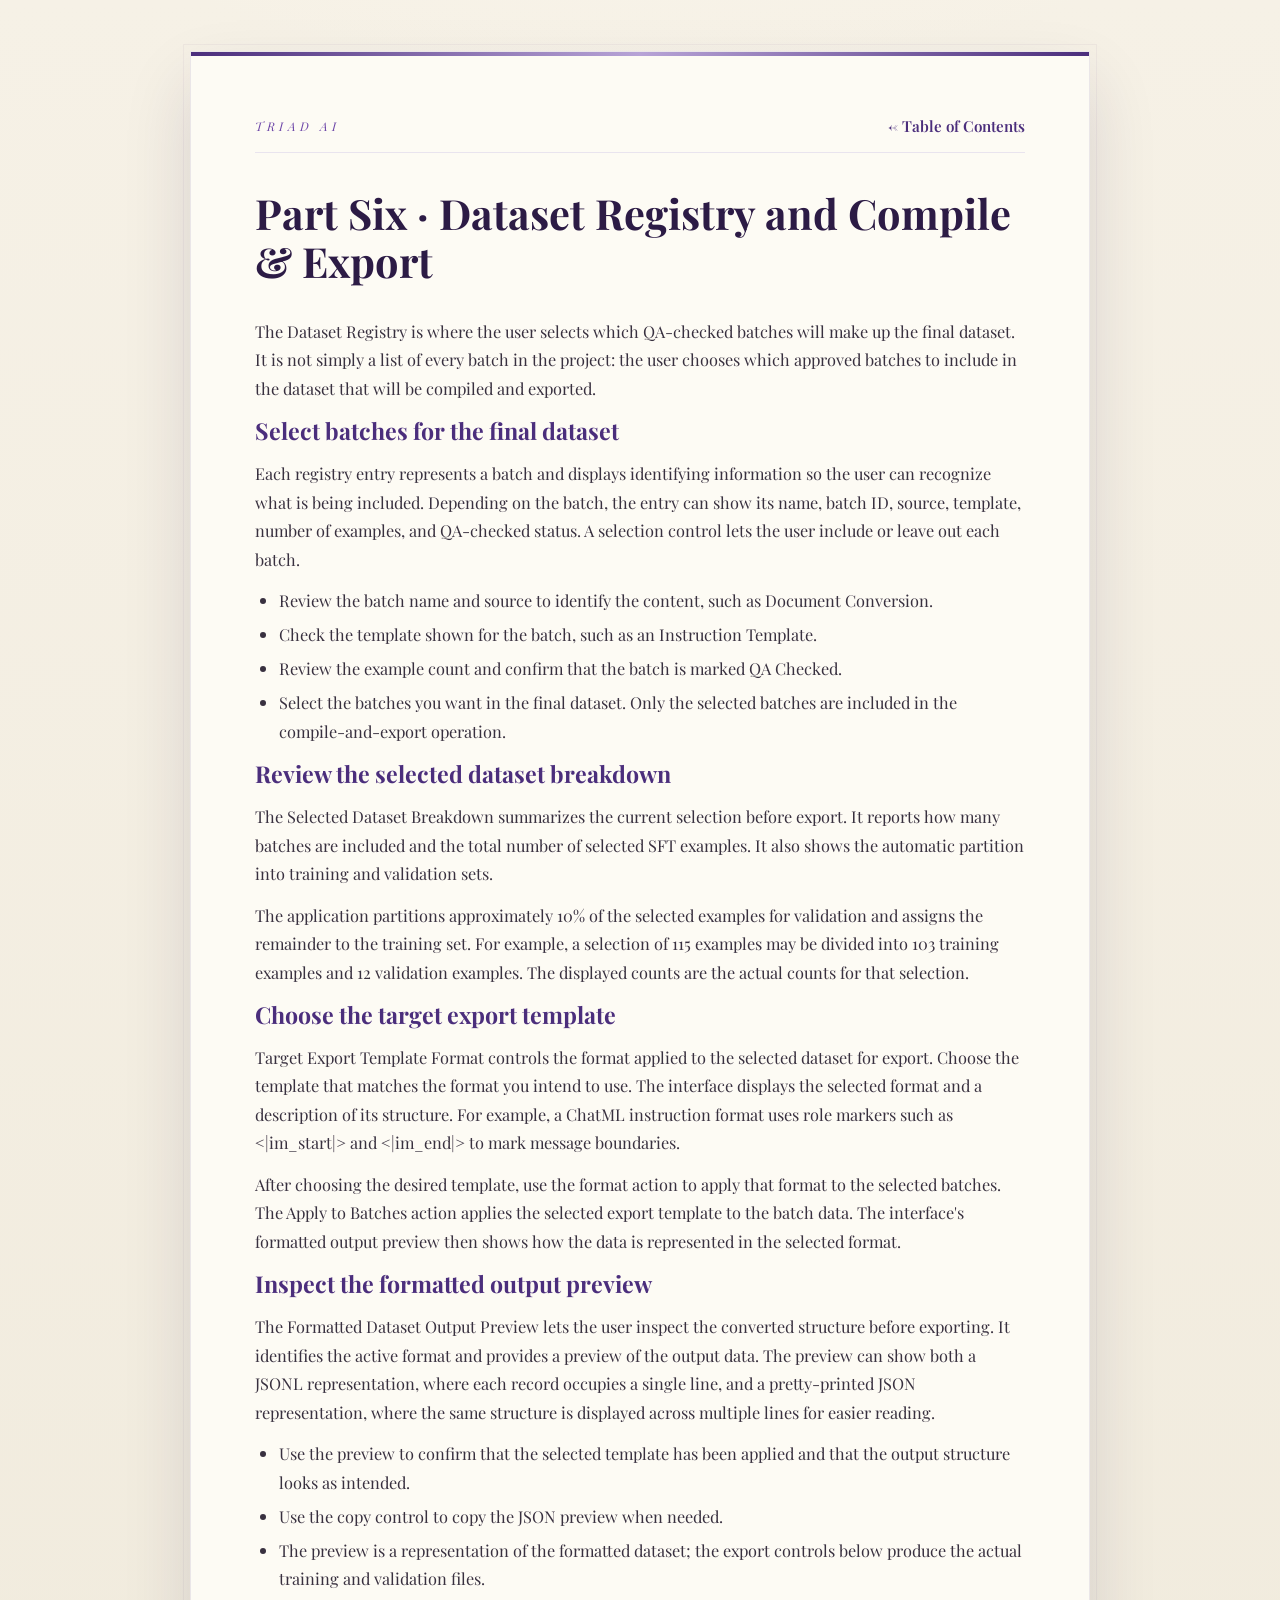
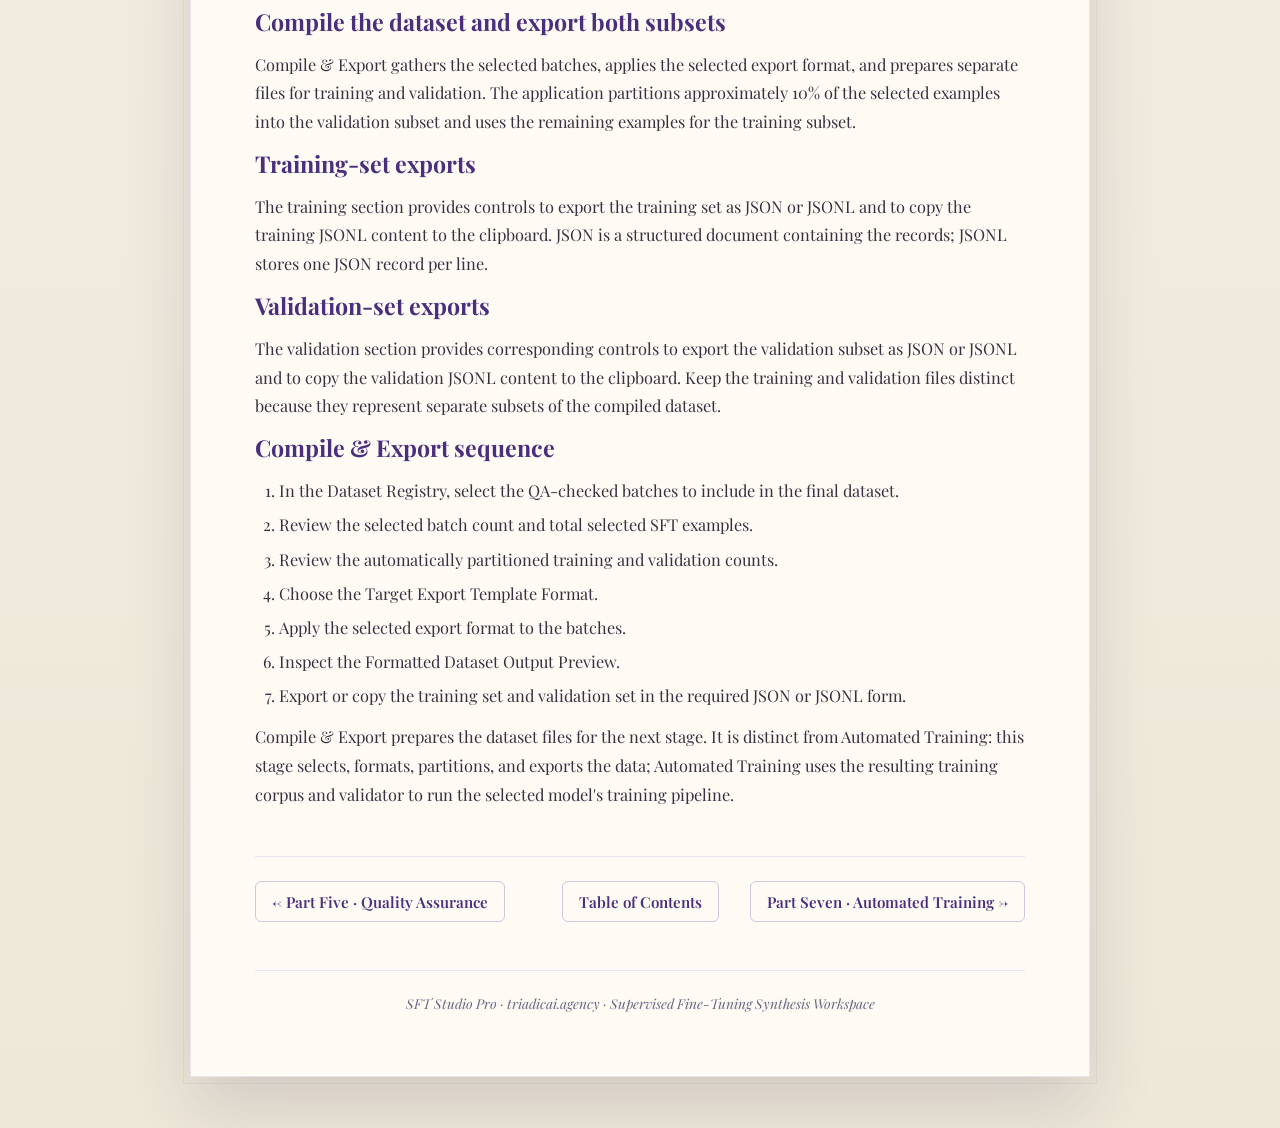
<file: part-six-batch-registry.html>
<!DOCTYPE html>
<html lang="en">
<head>
  <meta charset="UTF-8" />
  <meta name="viewport" content="width=device-width, initial-scale=1.0" />
  <title>Part Six · Dataset Registry and Compile &amp; Export · SFT Studio Pro User Manual</title>
  <link rel="preconnect" href="https://fonts.googleapis.com" />
  <link rel="preconnect" href="https://fonts.gstatic.com" crossorigin />
  <link href="https://fonts.googleapis.com/css2?family=Playfair+Display:ital,wght@0,400;0,500;0,600;0,700;1,400;1,500&display=swap" rel="stylesheet" />
  <link rel="stylesheet" href="styles.css" />
</head>
<body>
  <main class="page">

    <div class="topline">
      <span class="topline__brand">TRiAD Ai</span>
      <a href="index.html">← Table of Contents</a>
    </div>

    <header class="doc-head">
      <h1>Part Six · Dataset Registry and Compile &amp; Export</h1>
    </header>

    <article class="doc">

      <p>The Dataset Registry is where the user selects which QA-checked batches will make up the final dataset. It is not simply a list of every batch in the project: the user chooses which approved batches to include in the dataset that will be compiled and exported.</p>

      <section class="doc__section" id="select-batches-for-the-final-dataset">
        <h2>Select batches for the final dataset</h2>
        <p>Each registry entry represents a batch and displays identifying information so the user can recognize what is being included. Depending on the batch, the entry can show its name, batch ID, source, template, number of examples, and QA-checked status. A selection control lets the user include or leave out each batch.</p>
        <ul>
          <li>Review the batch name and source to identify the content, such as Document Conversion.</li>
          <li>Check the template shown for the batch, such as an Instruction Template.</li>
          <li>Review the example count and confirm that the batch is marked QA Checked.</li>
          <li>Select the batches you want in the final dataset. Only the selected batches are included in the compile-and-export operation.</li>
        </ul>
      </section>

      <section class="doc__section" id="review-the-selected-dataset-breakdown">
        <h2>Review the selected dataset breakdown</h2>
        <p>The Selected Dataset Breakdown summarizes the current selection before export. It reports how many batches are included and the total number of selected SFT examples. It also shows the automatic partition into training and validation sets.</p>
        <p>The application partitions approximately 10% of the selected examples for validation and assigns the remainder to the training set. For example, a selection of 115 examples may be divided into 103 training examples and 12 validation examples. The displayed counts are the actual counts for that selection.</p>
      </section>

      <section class="doc__section" id="choose-the-target-export-template">
        <h2>Choose the target export template</h2>
        <p>Target Export Template Format controls the format applied to the selected dataset for export. Choose the template that matches the format you intend to use. The interface displays the selected format and a description of its structure. For example, a ChatML instruction format uses role markers such as &lt;|im_start|&gt; and &lt;|im_end|&gt; to mark message boundaries.</p>
        <p>After choosing the desired template, use the format action to apply that format to the selected batches. The Apply to Batches action applies the selected export template to the batch data. The interface's formatted output preview then shows how the data is represented in the selected format.</p>
      </section>

      <section class="doc__section" id="inspect-the-formatted-output-preview">
        <h2>Inspect the formatted output preview</h2>
        <p>The Formatted Dataset Output Preview lets the user inspect the converted structure before exporting. It identifies the active format and provides a preview of the output data. The preview can show both a JSONL representation, where each record occupies a single line, and a pretty-printed JSON representation, where the same structure is displayed across multiple lines for easier reading.</p>
        <ul>
          <li>Use the preview to confirm that the selected template has been applied and that the output structure looks as intended.</li>
          <li>Use the copy control to copy the JSON preview when needed.</li>
          <li>The preview is a representation of the formatted dataset; the export controls below produce the actual training and validation files.</li>
        </ul>
      </section>

      <section class="doc__section" id="compile-the-dataset-and-export-both-subsets">
        <h2>Compile the dataset and export both subsets</h2>
        <p>Compile &amp; Export gathers the selected batches, applies the selected export format, and prepares separate files for training and validation. The application partitions approximately 10% of the selected examples into the validation subset and uses the remaining examples for the training subset.</p>
      </section>

      <section class="doc__section" id="training-set-exports">
        <h2>Training-set exports</h2>
        <p>The training section provides controls to export the training set as JSON or JSONL and to copy the training JSONL content to the clipboard. JSON is a structured document containing the records; JSONL stores one JSON record per line.</p>
      </section>

      <section class="doc__section" id="validation-set-exports">
        <h2>Validation-set exports</h2>
        <p>The validation section provides corresponding controls to export the validation subset as JSON or JSONL and to copy the validation JSONL content to the clipboard. Keep the training and validation files distinct because they represent separate subsets of the compiled dataset.</p>
      </section>

      <section class="doc__section" id="compile-and-export-sequence">
        <h2>Compile &amp; Export sequence</h2>
        <ol>
          <li>In the Dataset Registry, select the QA-checked batches to include in the final dataset.</li>
          <li>Review the selected batch count and total selected SFT examples.</li>
          <li>Review the automatically partitioned training and validation counts.</li>
          <li>Choose the Target Export Template Format.</li>
          <li>Apply the selected export format to the batches.</li>
          <li>Inspect the Formatted Dataset Output Preview.</li>
          <li>Export or copy the training set and validation set in the required JSON or JSONL form.</li>
        </ol>
      </section>

      <p>Compile &amp; Export prepares the dataset files for the next stage. It is distinct from Automated Training: this stage selects, formats, partitions, and exports the data; Automated Training uses the resulting training corpus and validator to run the selected model's training pipeline.</p>

    </article>

    <nav class="pagenav" aria-label="Section navigation">
      <span><a href="part-five-quality-assurance.html">← Part Five · Quality Assurance</a></span>
      <span class="pagenav__toc"><a href="index.html">Table of Contents</a></span>
      <span class="pagenav__next"><a href="part-seven-automated-training.html">Part Seven · Automated Training →</a></span>
    </nav>

    <footer class="colophon">
      <p>SFT Studio Pro · triadicai.agency · Supervised Fine-Tuning Synthesis Workspace</p>
    </footer>

  </main>
</body>
</html>
</file>
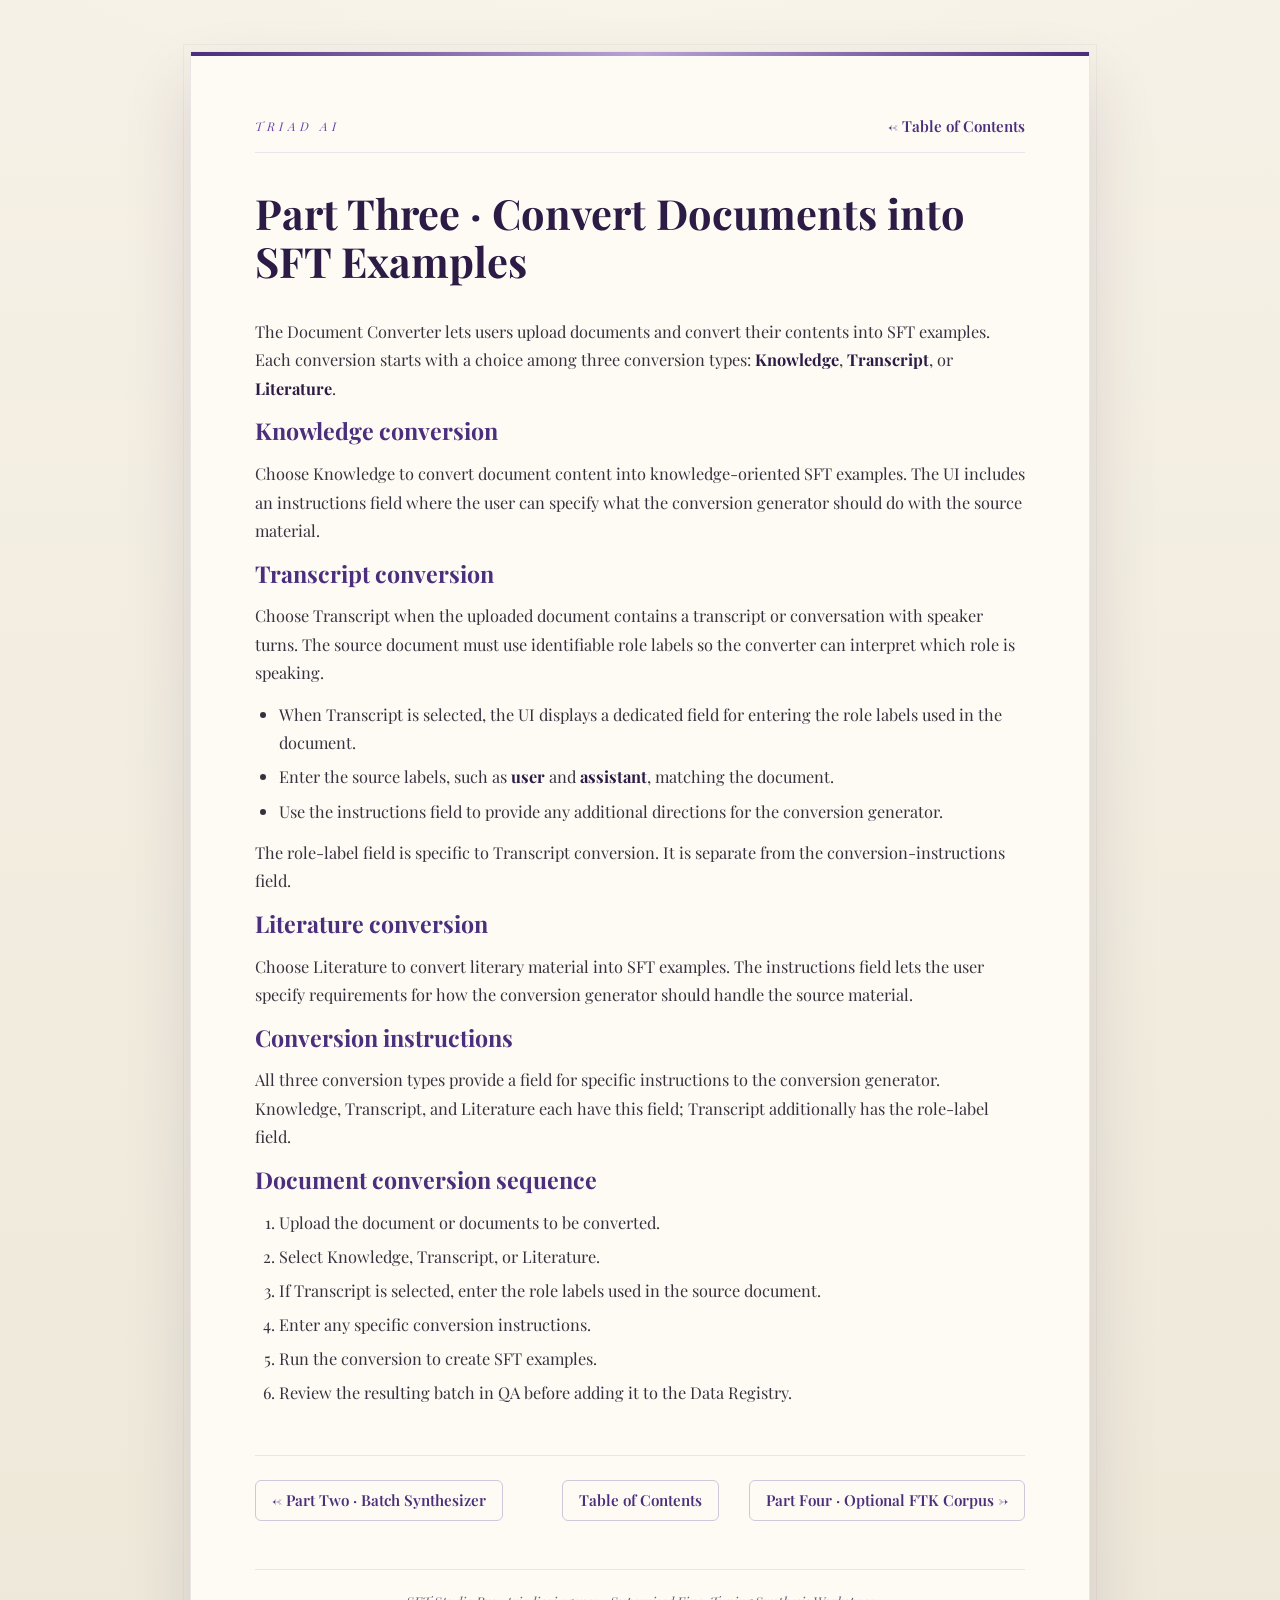
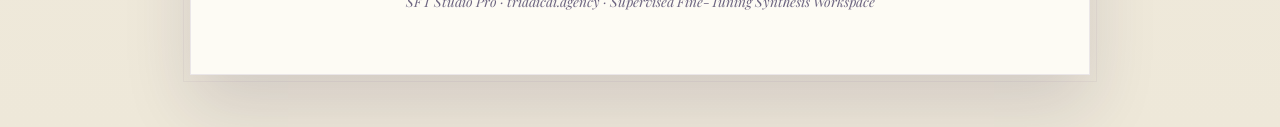
<file: part-three-document-converter.html>
<!DOCTYPE html>
<html lang="en">
<head>
  <meta charset="UTF-8" />
  <meta name="viewport" content="width=device-width, initial-scale=1.0" />
  <title>Part Three · Convert Documents into SFT Examples · SFT Studio Pro User Manual</title>
  <link rel="preconnect" href="https://fonts.googleapis.com" />
  <link rel="preconnect" href="https://fonts.gstatic.com" crossorigin />
  <link href="https://fonts.googleapis.com/css2?family=Playfair+Display:ital,wght@0,400;0,500;0,600;0,700;1,400;1,500&display=swap" rel="stylesheet" />
  <link rel="stylesheet" href="styles.css" />
</head>
<body>
  <main class="page">

    <div class="topline">
      <span class="topline__brand">TRiAD Ai</span>
      <a href="index.html">← Table of Contents</a>
    </div>

    <header class="doc-head">
      <h1>Part Three · Convert Documents into SFT Examples</h1>
    </header>

    <article class="doc">

      <p>The Document Converter lets users upload documents and convert their contents into SFT examples. Each conversion starts with a choice among three conversion types: <strong>Knowledge</strong>, <strong>Transcript</strong>, or <strong>Literature</strong>.</p>

      <section class="doc__section" id="knowledge-conversion">
        <h2>Knowledge conversion</h2>
        <p>Choose Knowledge to convert document content into knowledge-oriented SFT examples. The UI includes an instructions field where the user can specify what the conversion generator should do with the source material.</p>
      </section>

      <section class="doc__section" id="transcript-conversion">
        <h2>Transcript conversion</h2>
        <p>Choose Transcript when the uploaded document contains a transcript or conversation with speaker turns. The source document must use identifiable role labels so the converter can interpret which role is speaking.</p>
        <ul>
          <li>When Transcript is selected, the UI displays a dedicated field for entering the role labels used in the document.</li>
          <li>Enter the source labels, such as <strong>user</strong> and <strong>assistant</strong>, matching the document.</li>
          <li>Use the instructions field to provide any additional directions for the conversion generator.</li>
        </ul>
        <p>The role-label field is specific to Transcript conversion. It is separate from the conversion-instructions field.</p>
      </section>

      <section class="doc__section" id="literature-conversion">
        <h2>Literature conversion</h2>
        <p>Choose Literature to convert literary material into SFT examples. The instructions field lets the user specify requirements for how the conversion generator should handle the source material.</p>
      </section>

      <section class="doc__section" id="conversion-instructions">
        <h2>Conversion instructions</h2>
        <p>All three conversion types provide a field for specific instructions to the conversion generator. Knowledge, Transcript, and Literature each have this field; Transcript additionally has the role-label field.</p>
      </section>

      <section class="doc__section" id="document-conversion-sequence">
        <h2>Document conversion sequence</h2>
        <ol>
          <li>Upload the document or documents to be converted.</li>
          <li>Select Knowledge, Transcript, or Literature.</li>
          <li>If Transcript is selected, enter the role labels used in the source document.</li>
          <li>Enter any specific conversion instructions.</li>
          <li>Run the conversion to create SFT examples.</li>
          <li>Review the resulting batch in QA before adding it to the Data Registry.</li>
        </ol>
      </section>

    </article>

    <nav class="pagenav" aria-label="Section navigation">
      <span><a href="part-two-batch-synthesizer.html">← Part Two · Batch Synthesizer</a></span>
      <span class="pagenav__toc"><a href="index.html">Table of Contents</a></span>
      <span class="pagenav__next"><a href="part-four-ftk-corpus.html">Part Four · Optional FTK Corpus →</a></span>
    </nav>

    <footer class="colophon">
      <p>SFT Studio Pro · triadicai.agency · Supervised Fine-Tuning Synthesis Workspace</p>
    </footer>

  </main>
</body>
</html>
</file>
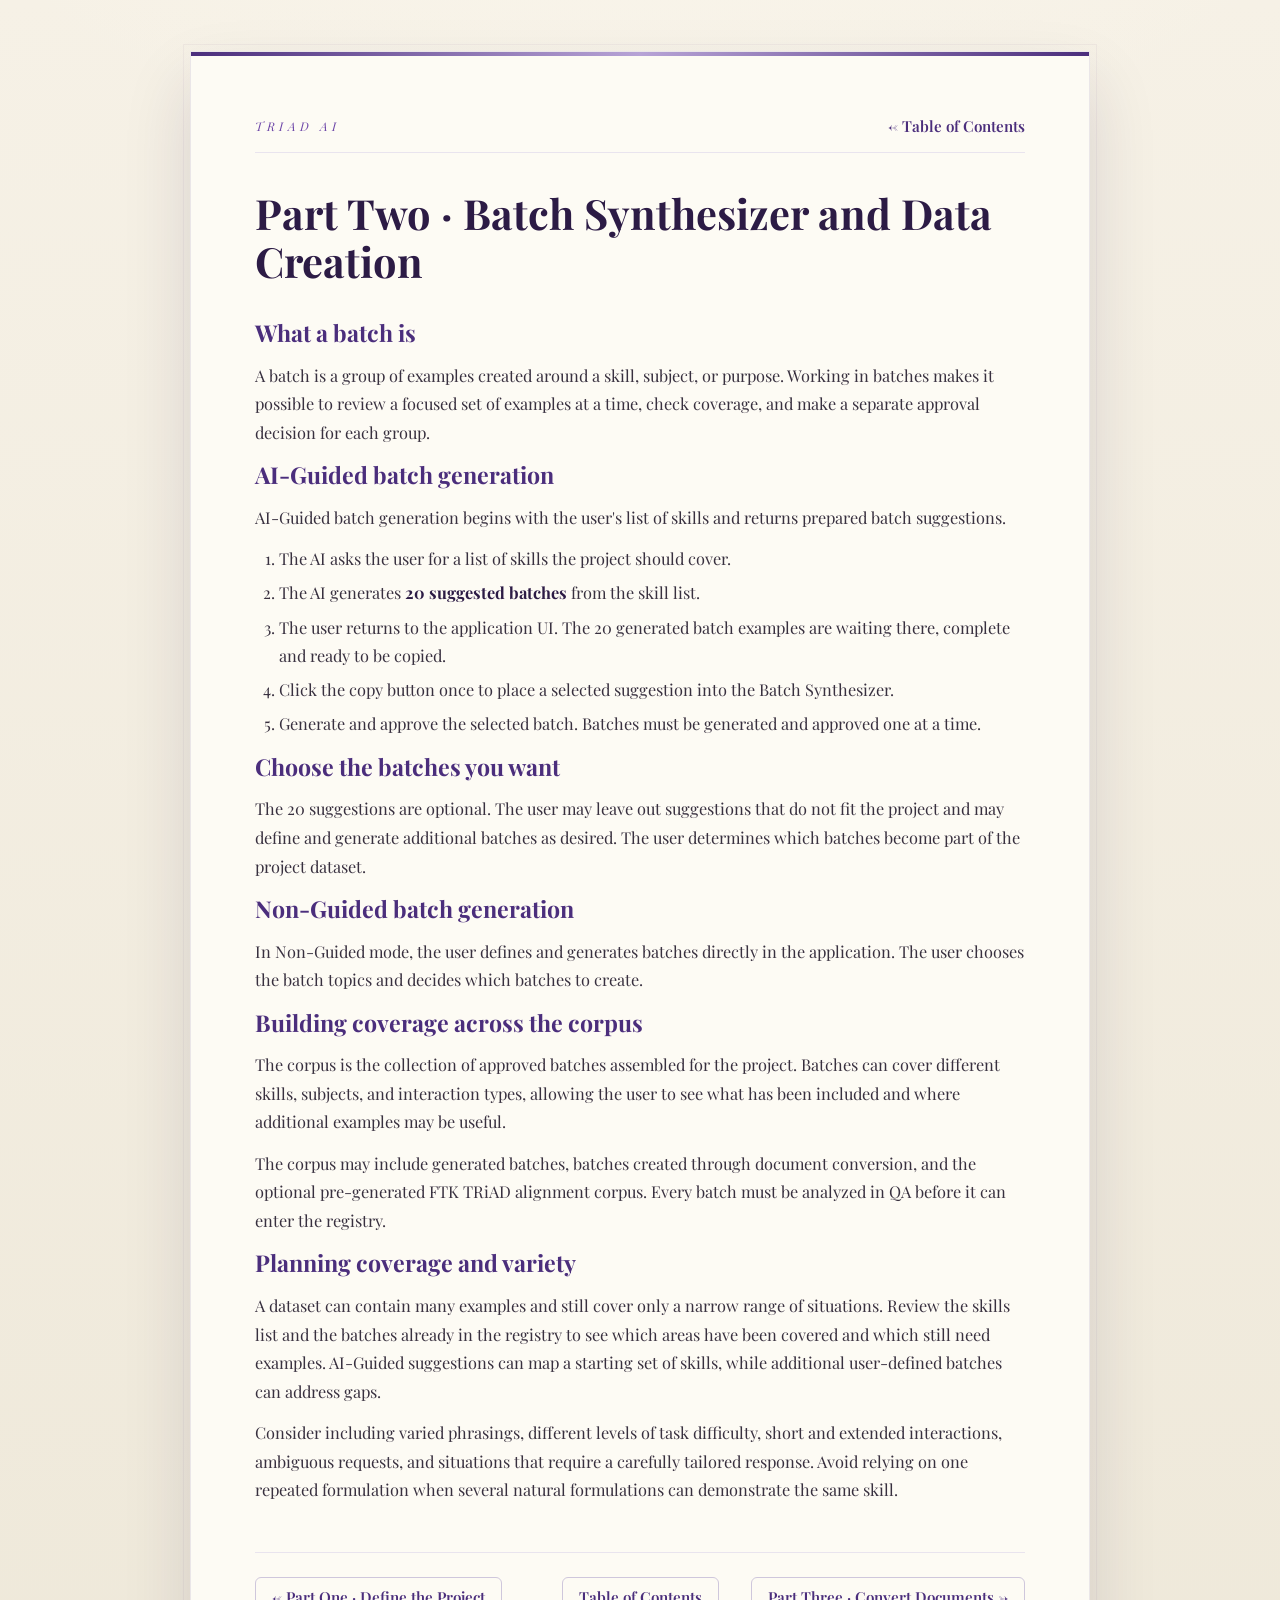
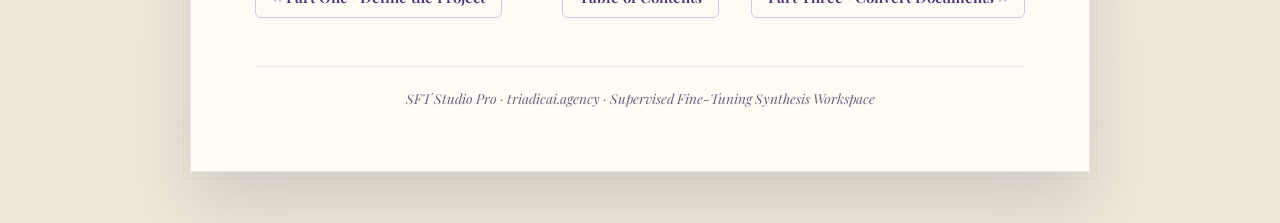
<file: part-two-batch-synthesizer.html>
<!DOCTYPE html>
<html lang="en">
<head>
  <meta charset="UTF-8" />
  <meta name="viewport" content="width=device-width, initial-scale=1.0" />
  <title>Part Two · Batch Synthesizer and Data Creation · SFT Studio Pro User Manual</title>
  <link rel="preconnect" href="https://fonts.googleapis.com" />
  <link rel="preconnect" href="https://fonts.gstatic.com" crossorigin />
  <link href="https://fonts.googleapis.com/css2?family=Playfair+Display:ital,wght@0,400;0,500;0,600;0,700;1,400;1,500&display=swap" rel="stylesheet" />
  <link rel="stylesheet" href="styles.css" />
</head>
<body>
  <main class="page">

    <div class="topline">
      <span class="topline__brand">TRiAD Ai</span>
      <a href="index.html">← Table of Contents</a>
    </div>

    <header class="doc-head">
      <h1>Part Two · Batch Synthesizer and Data Creation</h1>
    </header>

    <article class="doc">

      <section class="doc__section" id="what-a-batch-is">
        <h2>What a batch is</h2>
        <p>A batch is a group of examples created around a skill, subject, or purpose. Working in batches makes it possible to review a focused set of examples at a time, check coverage, and make a separate approval decision for each group.</p>
      </section>

      <section class="doc__section" id="ai-guided-batch-generation">
        <h2>AI-Guided batch generation</h2>
        <p>AI-Guided batch generation begins with the user's list of skills and returns prepared batch suggestions.</p>
        <ol>
          <li>The AI asks the user for a list of skills the project should cover.</li>
          <li>The AI generates <strong>20 suggested batches</strong> from the skill list.</li>
          <li>The user returns to the application UI. The 20 generated batch examples are waiting there, complete and ready to be copied.</li>
          <li>Click the copy button once to place a selected suggestion into the Batch Synthesizer.</li>
          <li>Generate and approve the selected batch. Batches must be generated and approved one at a time.</li>
        </ol>
      </section>

      <section class="doc__section" id="choose-the-batches-you-want">
        <h2>Choose the batches you want</h2>
        <p>The 20 suggestions are optional. The user may leave out suggestions that do not fit the project and may define and generate additional batches as desired. The user determines which batches become part of the project dataset.</p>
      </section>

      <section class="doc__section" id="non-guided-batch-generation">
        <h2>Non-Guided batch generation</h2>
        <p>In Non-Guided mode, the user defines and generates batches directly in the application. The user chooses the batch topics and decides which batches to create.</p>
      </section>

      <section class="doc__section" id="building-coverage-across-the-corpus">
        <h2>Building coverage across the corpus</h2>
        <p>The corpus is the collection of approved batches assembled for the project. Batches can cover different skills, subjects, and interaction types, allowing the user to see what has been included and where additional examples may be useful.</p>
        <p>The corpus may include generated batches, batches created through document conversion, and the optional pre-generated FTK TRiAD alignment corpus. Every batch must be analyzed in QA before it can enter the registry.</p>
      </section>

      <section class="doc__section" id="planning-coverage-and-variety">
        <h2>Planning coverage and variety</h2>
        <p>A dataset can contain many examples and still cover only a narrow range of situations. Review the skills list and the batches already in the registry to see which areas have been covered and which still need examples. AI-Guided suggestions can map a starting set of skills, while additional user-defined batches can address gaps.</p>
        <p>Consider including varied phrasings, different levels of task difficulty, short and extended interactions, ambiguous requests, and situations that require a carefully tailored response. Avoid relying on one repeated formulation when several natural formulations can demonstrate the same skill.</p>
      </section>

    </article>

    <nav class="pagenav" aria-label="Section navigation">
      <span><a href="part-one-define-the-project.html">← Part One · Define the Project</a></span>
      <span class="pagenav__toc"><a href="index.html">Table of Contents</a></span>
      <span class="pagenav__next"><a href="part-three-document-converter.html">Part Three · Convert Documents →</a></span>
    </nav>

    <footer class="colophon">
      <p>SFT Studio Pro · triadicai.agency · Supervised Fine-Tuning Synthesis Workspace</p>
    </footer>

  </main>
</body>
</html>
</file>
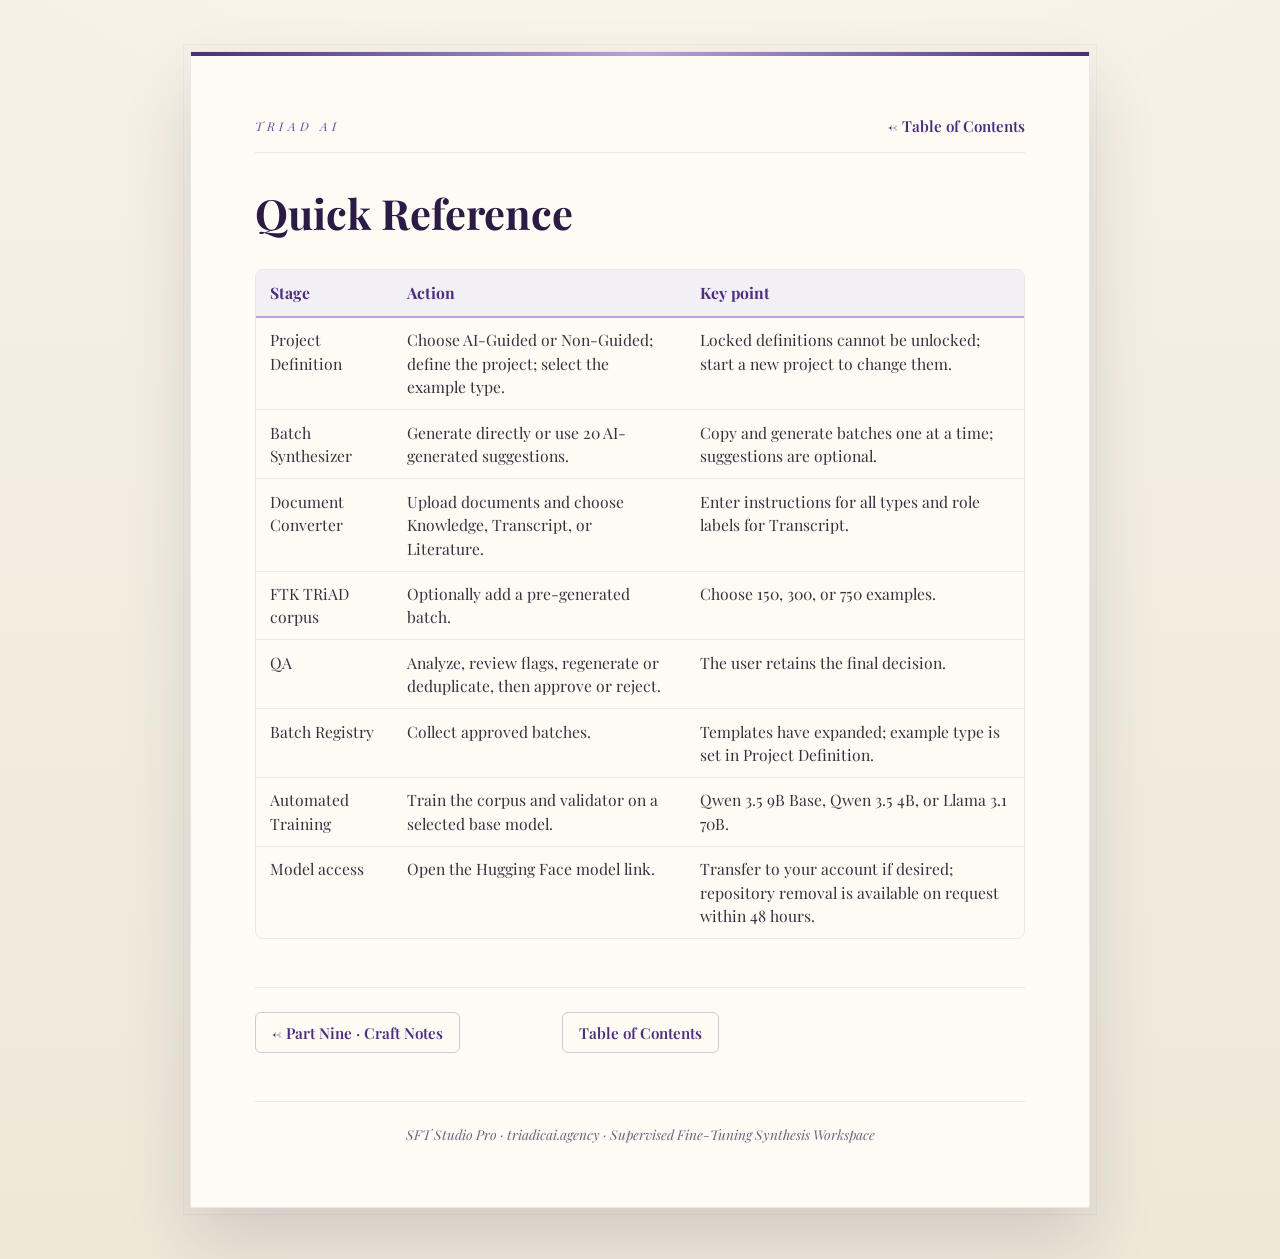
<file: quick-reference.html>
<!DOCTYPE html>
<html lang="en">
<head>
  <meta charset="UTF-8" />
  <meta name="viewport" content="width=device-width, initial-scale=1.0" />
  <title>Quick Reference · SFT Studio Pro User Manual</title>
  <link rel="preconnect" href="https://fonts.googleapis.com" />
  <link rel="preconnect" href="https://fonts.gstatic.com" crossorigin />
  <link href="https://fonts.googleapis.com/css2?family=Playfair+Display:ital,wght@0,400;0,500;0,600;0,700;1,400;1,500&display=swap" rel="stylesheet" />
  <link rel="stylesheet" href="styles.css" />
</head>
<body>
  <main class="page">

    <div class="topline">
      <span class="topline__brand">TRiAD Ai</span>
      <a href="index.html">← Table of Contents</a>
    </div>

    <header class="doc-head">
      <h1>Quick Reference</h1>
    </header>

    <article class="doc">

      <div class="table-scroll">
        <table>
          <thead>
            <tr>
              <th>Stage</th>
              <th>Action</th>
              <th>Key point</th>
            </tr>
          </thead>
          <tbody>
            <tr>
              <td>Project Definition</td>
              <td>Choose AI-Guided or Non-Guided; define the project; select the example type.</td>
              <td>Locked definitions cannot be unlocked; start a new project to change them.</td>
            </tr>
            <tr>
              <td>Batch Synthesizer</td>
              <td>Generate directly or use 20 AI-generated suggestions.</td>
              <td>Copy and generate batches one at a time; suggestions are optional.</td>
            </tr>
            <tr>
              <td>Document Converter</td>
              <td>Upload documents and choose Knowledge, Transcript, or Literature.</td>
              <td>Enter instructions for all types and role labels for Transcript.</td>
            </tr>
            <tr>
              <td>FTK TRiAD corpus</td>
              <td>Optionally add a pre-generated batch.</td>
              <td>Choose 150, 300, or 750 examples.</td>
            </tr>
            <tr>
              <td>QA</td>
              <td>Analyze, review flags, regenerate or deduplicate, then approve or reject.</td>
              <td>The user retains the final decision.</td>
            </tr>
            <tr>
              <td>Batch Registry</td>
              <td>Collect approved batches.</td>
              <td>Templates have expanded; example type is set in Project Definition.</td>
            </tr>
            <tr>
              <td>Automated Training</td>
              <td>Train the corpus and validator on a selected base model.</td>
              <td>Qwen 3.5 9B Base, Qwen 3.5 4B, or Llama 3.1 70B.</td>
            </tr>
            <tr>
              <td>Model access</td>
              <td>Open the Hugging Face model link.</td>
              <td>Transfer to your account if desired; repository removal is available on request within 48 hours.</td>
            </tr>
          </tbody>
        </table>
      </div>

    </article>

    <nav class="pagenav" aria-label="Section navigation">
      <span><a href="part-nine-craft-notes.html">← Part Nine · Craft Notes</a></span>
      <span class="pagenav__toc"><a href="index.html">Table of Contents</a></span>
      <span class="pagenav__spacer">Next →</span>
    </nav>

    <footer class="colophon">
      <p>SFT Studio Pro · triadicai.agency · Supervised Fine-Tuning Synthesis Workspace</p>
    </footer>

  </main>
</body>
</html>
</file>
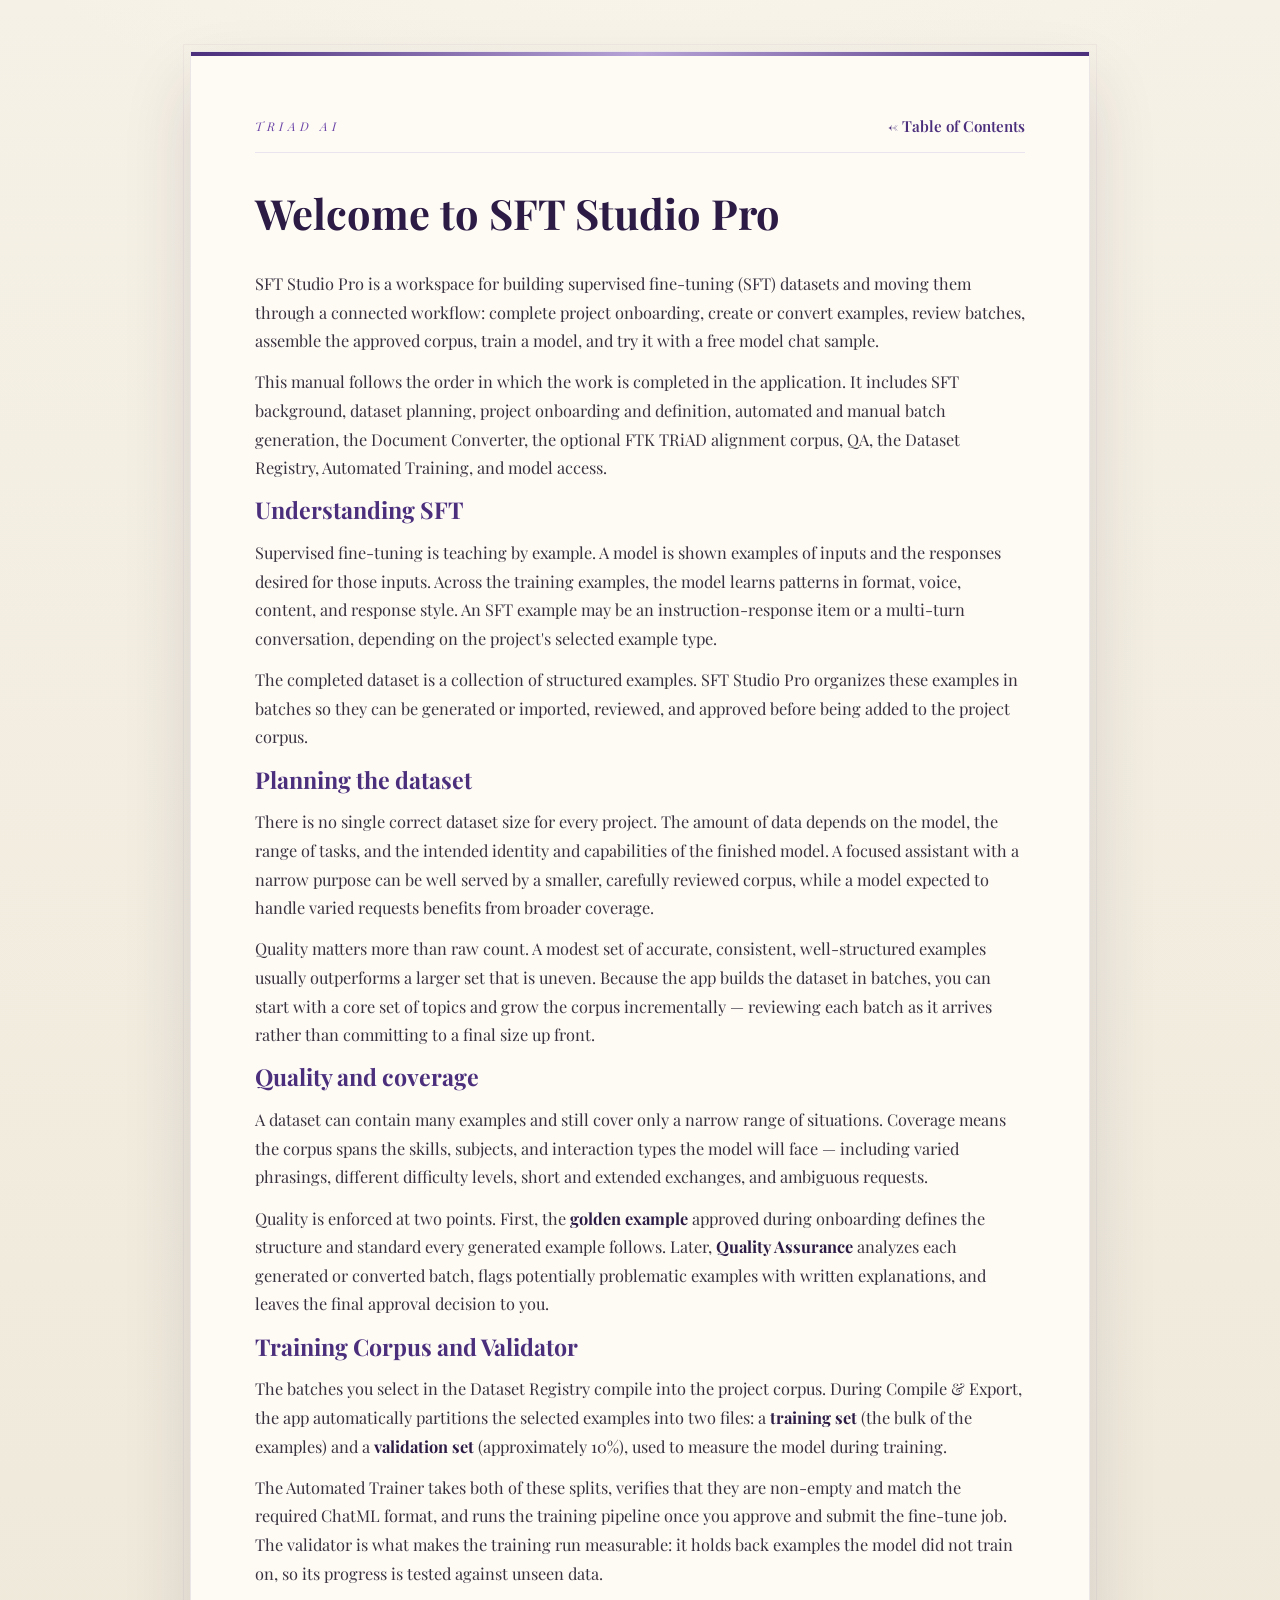
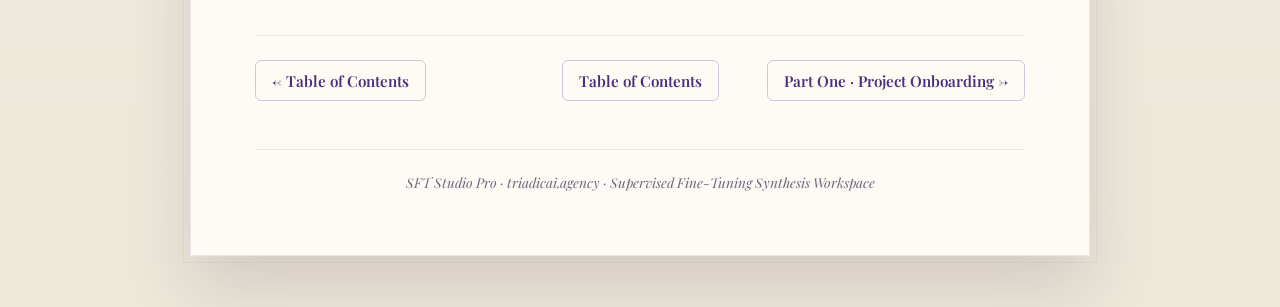
<file: welcome.html>
<!DOCTYPE html>
<html lang="en">
<head>
  <meta charset="UTF-8" />
  <meta name="viewport" content="width=device-width, initial-scale=1.0" />
  <title>Welcome to SFT Studio Pro · SFT Studio Pro User Manual</title>
  <link rel="preconnect" href="https://fonts.googleapis.com" />
  <link rel="preconnect" href="https://fonts.gstatic.com" crossorigin />
  <link href="https://fonts.googleapis.com/css2?family=Playfair+Display:ital,wght@0,400;0,500;0,600;0,700;1,400;1,500&display=swap" rel="stylesheet" />
  <link rel="stylesheet" href="styles.css" />
</head>
<body>
  <main class="page">

    <div class="topline">
      <span class="topline__brand">TRiAD Ai</span>
      <a href="index.html">← Table of Contents</a>
    </div>

    <header class="doc-head">
      <h1>Welcome to SFT Studio Pro</h1>
    </header>

    <article class="doc">

      <p>SFT Studio Pro is a workspace for building supervised fine-tuning (SFT) datasets and moving them through a connected workflow: complete project onboarding, create or convert examples, review batches, assemble the approved corpus, train a model, and try it with a free model chat sample.</p>

      <p>This manual follows the order in which the work is completed in the application. It includes SFT background, dataset planning, project onboarding and definition, automated and manual batch generation, the Document Converter, the optional FTK TRiAD alignment corpus, QA, the Dataset Registry, Automated Training, and model access.</p>

      <section class="doc__section" id="understanding-sft">
        <h2>Understanding SFT</h2>
        <p>Supervised fine-tuning is teaching by example. A model is shown examples of inputs and the responses desired for those inputs. Across the training examples, the model learns patterns in format, voice, content, and response style. An SFT example may be an instruction-response item or a multi-turn conversation, depending on the project's selected example type.</p>
        <p>The completed dataset is a collection of structured examples. SFT Studio Pro organizes these examples in batches so they can be generated or imported, reviewed, and approved before being added to the project corpus.</p>
      </section>

      <section class="doc__section" id="planning-the-dataset">
        <h2>Planning the dataset</h2>
        <p>There is no single correct dataset size for every project. The amount of data depends on the model, the range of tasks, and the intended identity and capabilities of the finished model. A focused assistant with a narrow purpose can be well served by a smaller, carefully reviewed corpus, while a model expected to handle varied requests benefits from broader coverage.</p>
        <p>Quality matters more than raw count. A modest set of accurate, consistent, well-structured examples usually outperforms a larger set that is uneven. Because the app builds the dataset in batches, you can start with a core set of topics and grow the corpus incrementally — reviewing each batch as it arrives rather than committing to a final size up front.</p>
      </section>

      <section class="doc__section" id="quality-and-coverage">
        <h2>Quality and coverage</h2>
        <p>A dataset can contain many examples and still cover only a narrow range of situations. Coverage means the corpus spans the skills, subjects, and interaction types the model will face — including varied phrasings, different difficulty levels, short and extended exchanges, and ambiguous requests.</p>
        <p>Quality is enforced at two points. First, the <strong>golden example</strong> approved during onboarding defines the structure and standard every generated example follows. Later, <strong>Quality Assurance</strong> analyzes each generated or converted batch, flags potentially problematic examples with written explanations, and leaves the final approval decision to you.</p>
      </section>

      <section class="doc__section" id="training-corpus-and-validator">
        <h2>Training Corpus and Validator</h2>
        <p>The batches you select in the Dataset Registry compile into the project corpus. During Compile &amp; Export, the app automatically partitions the selected examples into two files: a <strong>training set</strong> (the bulk of the examples) and a <strong>validation set</strong> (approximately 10%), used to measure the model during training.</p>
        <p>The Automated Trainer takes both of these splits, verifies that they are non-empty and match the required ChatML format, and runs the training pipeline once you approve and submit the fine-tune job. The validator is what makes the training run measurable: it holds back examples the model did not train on, so its progress is tested against unseen data.</p>
      </section>

    </article>

    <nav class="pagenav" aria-label="Section navigation">
      <span><a href="index.html">← Table of Contents</a></span>
      <span class="pagenav__toc"><a href="index.html">Table of Contents</a></span>
      <span class="pagenav__next"><a href="part-one-define-the-project.html">Part One · Project Onboarding →</a></span>
    </nav>

    <footer class="colophon">
      <p>SFT Studio Pro · triadicai.agency · Supervised Fine-Tuning Synthesis Workspace</p>
    </footer>

  </main>
</body>
</html>
</file>
<file: styles.css>
/* SFT Studio Pro · User Manual
   Palette: purple / light grey / cream · Typeface: Playfair Display */

:root {
  --cream: #f6f1e6;
  --cream-deep: #eee8d9;
  --paper: #fdfbf4;

  --grey-050: #f2eff5;
  --grey-100: #e9e4ee;
  --grey-300: #cfc7dc;

  --purple-300: #b7a3d6;
  --purple-500: #6d46a8;
  --purple-700: #4b2e7c;
  --purple-900: #2c1b45;

  --ink: #38303f;
  --ink-soft: #6d6580;

  --shadow: 0 32px 64px rgba(44, 27, 69, 0.14);
}

* {
  box-sizing: border-box;
}

body {
  margin: 0;
  min-height: 100vh;
  background:
    radial-gradient(1200px 600px at 50% -10%, #faf6ec 0%, transparent 60%),
    linear-gradient(180deg, var(--cream) 0%, var(--cream-deep) 100%);
  font-family: "Playfair Display", Georgia, "Times New Roman", serif;
  color: var(--ink);
  padding: clamp(1rem, 4vw, 3.5rem) 1rem;
}

/* ---------- Paper sheet ---------- */

.page {
  max-width: 900px;
  margin: 0 auto;
  background: var(--paper);
  border: 1px solid rgba(75, 46, 124, 0.10);
  outline: 1px solid rgba(75, 46, 124, 0.05);
  outline-offset: 6px;
  box-shadow: var(--shadow);
  padding: clamp(2rem, 5vw, 4rem) clamp(1.25rem, 5vw, 4rem);
  position: relative;
}

.page::before {
  content: "";
  position: absolute;
  inset: 0 0 auto 0;
  height: 4px;
  background: linear-gradient(90deg, var(--purple-700), var(--purple-300), var(--purple-700));
}

/* ---------- Masthead (ToC) ---------- */

.masthead {
  text-align: center;
}

.masthead__brand {
  margin: 0 0 1.25rem;
  font-size: 0.78rem;
  font-weight: 600;
  font-style: italic;
  letter-spacing: 0.42em;
  text-transform: uppercase;
  color: var(--purple-500);
}

.masthead__title {
  margin: 0;
  font-size: clamp(2.4rem, 6.5vw, 3.9rem);
  font-weight: 700;
  line-height: 1.08;
  color: var(--purple-900);
}

.masthead__subtitle {
  margin: 0.9rem 0 0;
  font-size: clamp(1rem, 2.4vw, 1.2rem);
  font-style: italic;
  color: var(--ink-soft);
}

.masthead__desc {
  margin: 1.2rem auto 0;
  max-width: 38rem;
  font-size: 1rem;
  font-style: italic;
  line-height: 1.7;
  color: var(--ink-soft);
}

.masthead__rule {
  display: flex;
  align-items: center;
  justify-content: center;
  gap: 0.85rem;
  margin: 1.75rem auto 1.5rem;
  max-width: 340px;
}

.masthead__line {
  flex: 1;
  height: 1px;
  background: var(--purple-300);
}

.masthead__diamond {
  width: 8px;
  height: 8px;
  background: var(--purple-500);
  transform: rotate(45deg);
  flex: none;
}

.masthead__toc {
  margin: 0;
  font-size: clamp(1.25rem, 3vw, 1.6rem);
  font-weight: 600;
  letter-spacing: 0.05em;
  color: var(--purple-700);
}

/* ---------- Table of contents ---------- */

.toc {
  margin-top: 2.75rem;
}

.toc__list,
.toc__children {
  list-style: none;
  margin: 0;
  padding: 0;
}

.toc__group + .toc__group {
  margin-top: 1.35rem;
}

.toc__children {
  padding-left: 1.9rem;
  margin-top: 0.15rem;
}

.toc__row {
  display: flex;
  align-items: baseline;
  text-decoration: none;
  color: inherit;
  padding: 0.42rem 0.9rem;
  margin: 0 -0.9rem;
  border-radius: 6px;
  transition: background-color 160ms ease;
}

.toc__row:hover {
  background-color: var(--grey-050);
}

.toc__row:focus-visible {
  outline: 2px solid var(--purple-500);
  outline-offset: 2px;
}

.toc__row--part {
  font-size: 1.12rem;
  font-weight: 600;
  color: var(--purple-700);
}

.toc__row--part .toc__page {
  font-weight: 600;
  color: var(--purple-500);
}

.toc__row--child {
  font-size: 1rem;
  font-weight: 400;
  color: var(--ink);
}

.toc__leader {
  flex: 1 1 auto;
  min-width: 1.75rem;
  margin: 0 0.65rem;
  border-bottom: 2px dotted var(--grey-300);
  transform: translateY(-0.28em);
}

.toc__page {
  flex: none;
  font-variant-numeric: tabular-nums;
  font-weight: 500;
  color: var(--ink-soft);
  text-align: right;
}

/* ---------- Content page chrome ---------- */

.topline {
  display: flex;
  align-items: center;
  justify-content: space-between;
  gap: 1rem;
  margin-bottom: 2.25rem;
  padding-bottom: 1rem;
  border-bottom: 1px solid var(--grey-100);
}

.topline__brand {
  font-size: 0.75rem;
  font-style: italic;
  letter-spacing: 0.35em;
  text-transform: uppercase;
  color: var(--purple-500);
}

.topline a {
  font-size: 0.95rem;
  font-weight: 600;
  color: var(--purple-700);
  text-decoration: none;
}

.topline a:hover {
  text-decoration: underline;
}

.doc-head {
  margin-bottom: 2rem;
}

.doc-head__kicker {
  margin: 0 0 0.5rem;
  font-size: 0.75rem;
  font-style: italic;
  letter-spacing: 0.35em;
  text-transform: uppercase;
  color: var(--purple-500);
}

.doc-head h1 {
  margin: 0;
  font-size: clamp(1.9rem, 4.5vw, 2.6rem);
  font-weight: 700;
  line-height: 1.15;
  color: var(--purple-900);
}

.doc__section {
  scroll-margin-top: 1.5rem;
}

.doc h2 {
  margin: 2.4rem 0 0.75rem;
  font-size: 1.45rem;
  font-weight: 700;
  color: var(--purple-700);
}

.doc h2:first-of-type {
  margin-top: 0;
}

.doc h3 {
  margin: 1.75rem 0 0.5rem;
  font-size: 1.15rem;
  font-weight: 600;
  color: var(--purple-700);
}

.doc p {
  margin: 0.8rem 0;
  font-size: 1.02rem;
  line-height: 1.75;
}

.doc ul,
.doc ol {
  margin: 0.8rem 0;
  padding-left: 1.5rem;
  font-size: 1.02rem;
  line-height: 1.75;
}

.doc li + li {
  margin-top: 0.35rem;
}

.doc strong {
  color: var(--purple-900);
}

.doc hr {
  margin: 2.5rem auto;
  border: none;
  border-top: 1px solid var(--grey-100);
}

/* ---------- Tables ---------- */

.table-scroll {
  overflow-x: auto;
  margin: 1.1rem 0 1.5rem;
  border: 1px solid var(--grey-100);
  border-radius: 8px;
}

.table-scroll table {
  width: 100%;
  border-collapse: collapse;
  font-size: 0.98rem;
  line-height: 1.5;
  background: var(--paper);
}

.table-scroll th {
  background: var(--grey-050);
  color: var(--purple-700);
  font-weight: 700;
  text-align: left;
  padding: 0.7rem 0.9rem;
  border-bottom: 2px solid var(--purple-300);
  white-space: nowrap;
}

.table-scroll td {
  padding: 0.65rem 0.9rem;
  border-bottom: 1px solid var(--grey-100);
  vertical-align: top;
}

.table-scroll tr:last-child td {
  border-bottom: none;
}

.table-scroll tr:hover td {
  background: var(--grey-050);
}

/* ---------- Prev / next navigation ---------- */

.pagenav {
  display: grid;
  grid-template-columns: 1fr auto 1fr;
  align-items: center;
  gap: 1rem;
  margin-top: 3rem;
  padding-top: 1.5rem;
  border-top: 1px solid var(--grey-100);
}

.pagenav a {
  display: inline-block;
  padding: 0.6rem 1rem;
  border: 1px solid var(--grey-300);
  border-radius: 6px;
  font-size: 0.95rem;
  font-weight: 600;
  color: var(--purple-700);
  text-decoration: none;
  transition: background-color 160ms ease, border-color 160ms ease;
}

.pagenav a:hover {
  background: var(--grey-050);
  border-color: var(--purple-300);
}

.pagenav__toc {
  text-align: center;
}

.pagenav__next {
  text-align: right;
  justify-self: end;
}

.pagenav__spacer {
  visibility: hidden;
}

/* ---------- Colophon ---------- */

.colophon {
  margin-top: 3rem;
  padding-top: 1.4rem;
  border-top: 1px solid var(--grey-100);
  text-align: center;
}

.colophon p {
  margin: 0;
  font-size: 0.85rem;
  font-style: italic;
  color: var(--ink-soft);
}

/* ---------- Responsive ---------- */

@media (max-width: 640px) {
  .toc__children {
    padding-left: 1.05rem;
  }

  .toc__row--part {
    font-size: 1.05rem;
  }

  .toc__row--child {
    font-size: 0.95rem;
  }

  .pagenav {
    grid-template-columns: 1fr;
    text-align: center;
  }

  .pagenav__next {
    justify-self: stretch;
  }

  .pagenav__spacer {
    display: none;
  }
}
</file>
